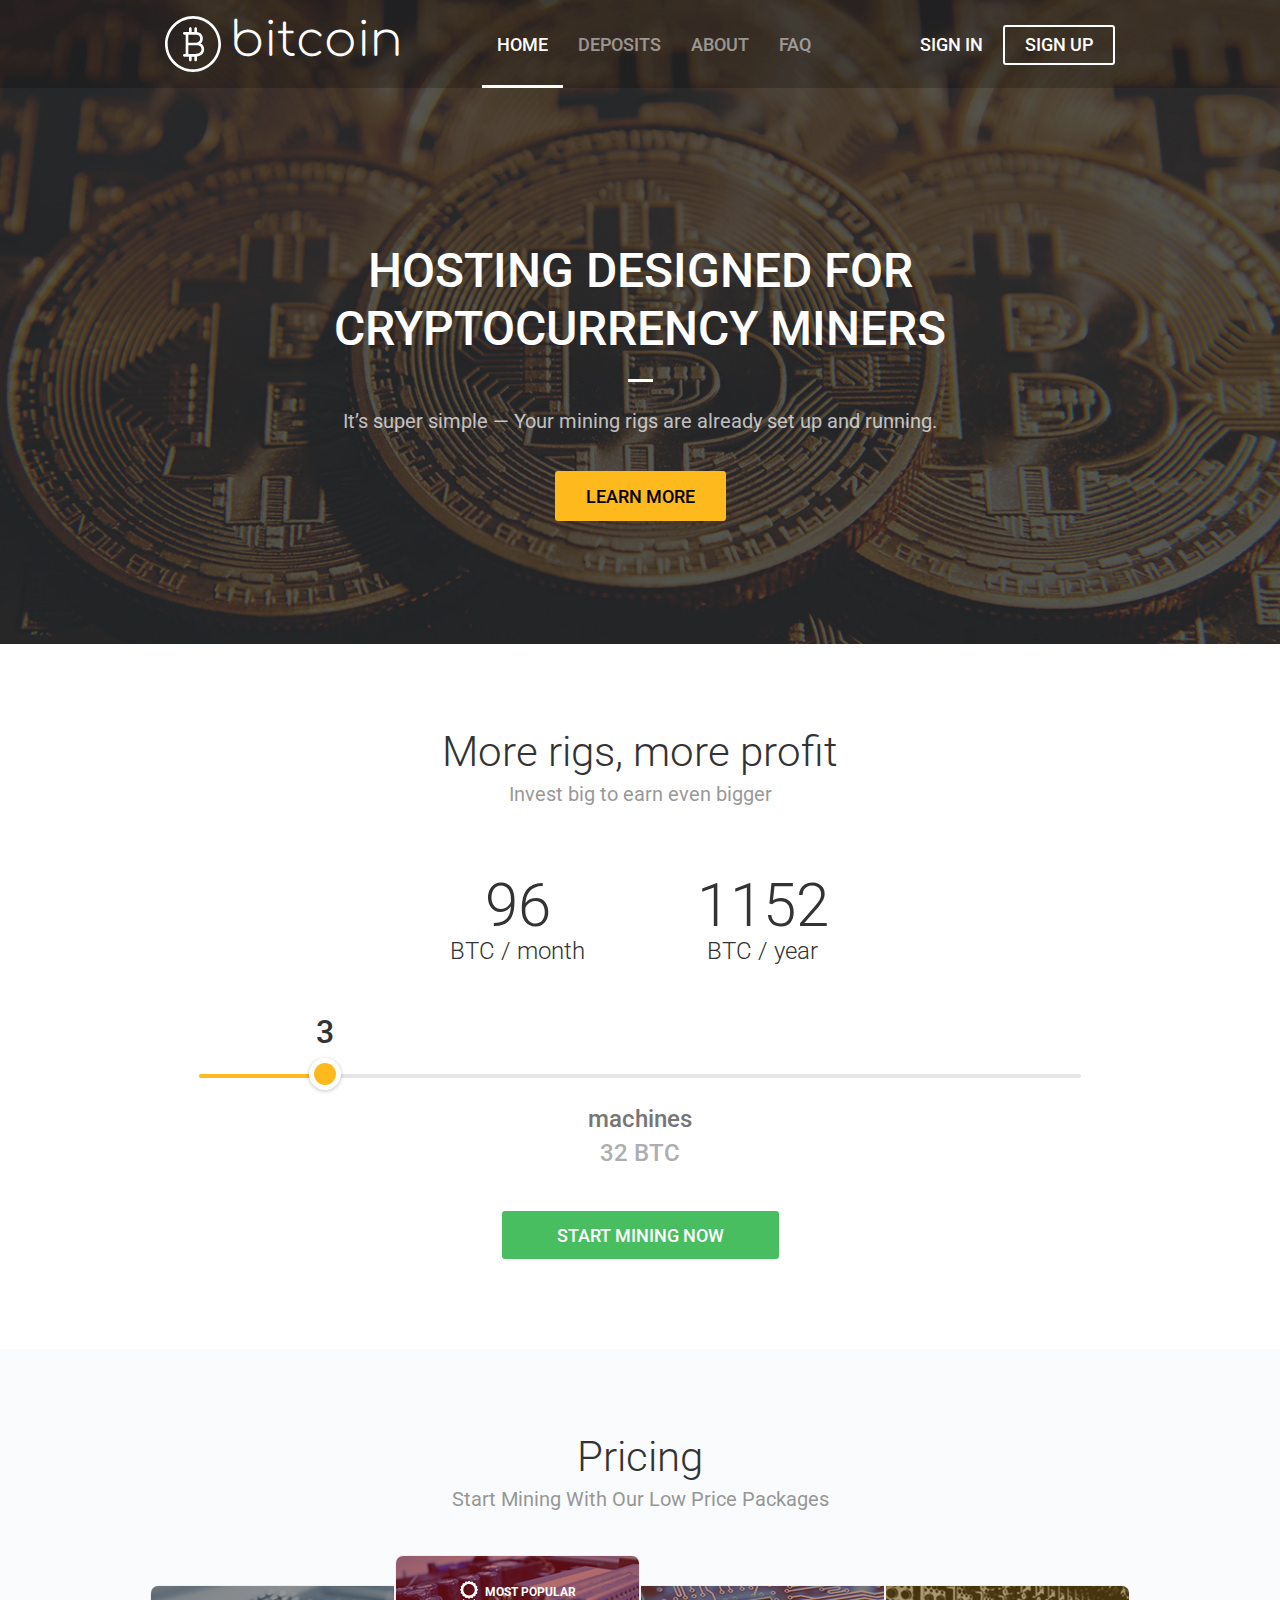
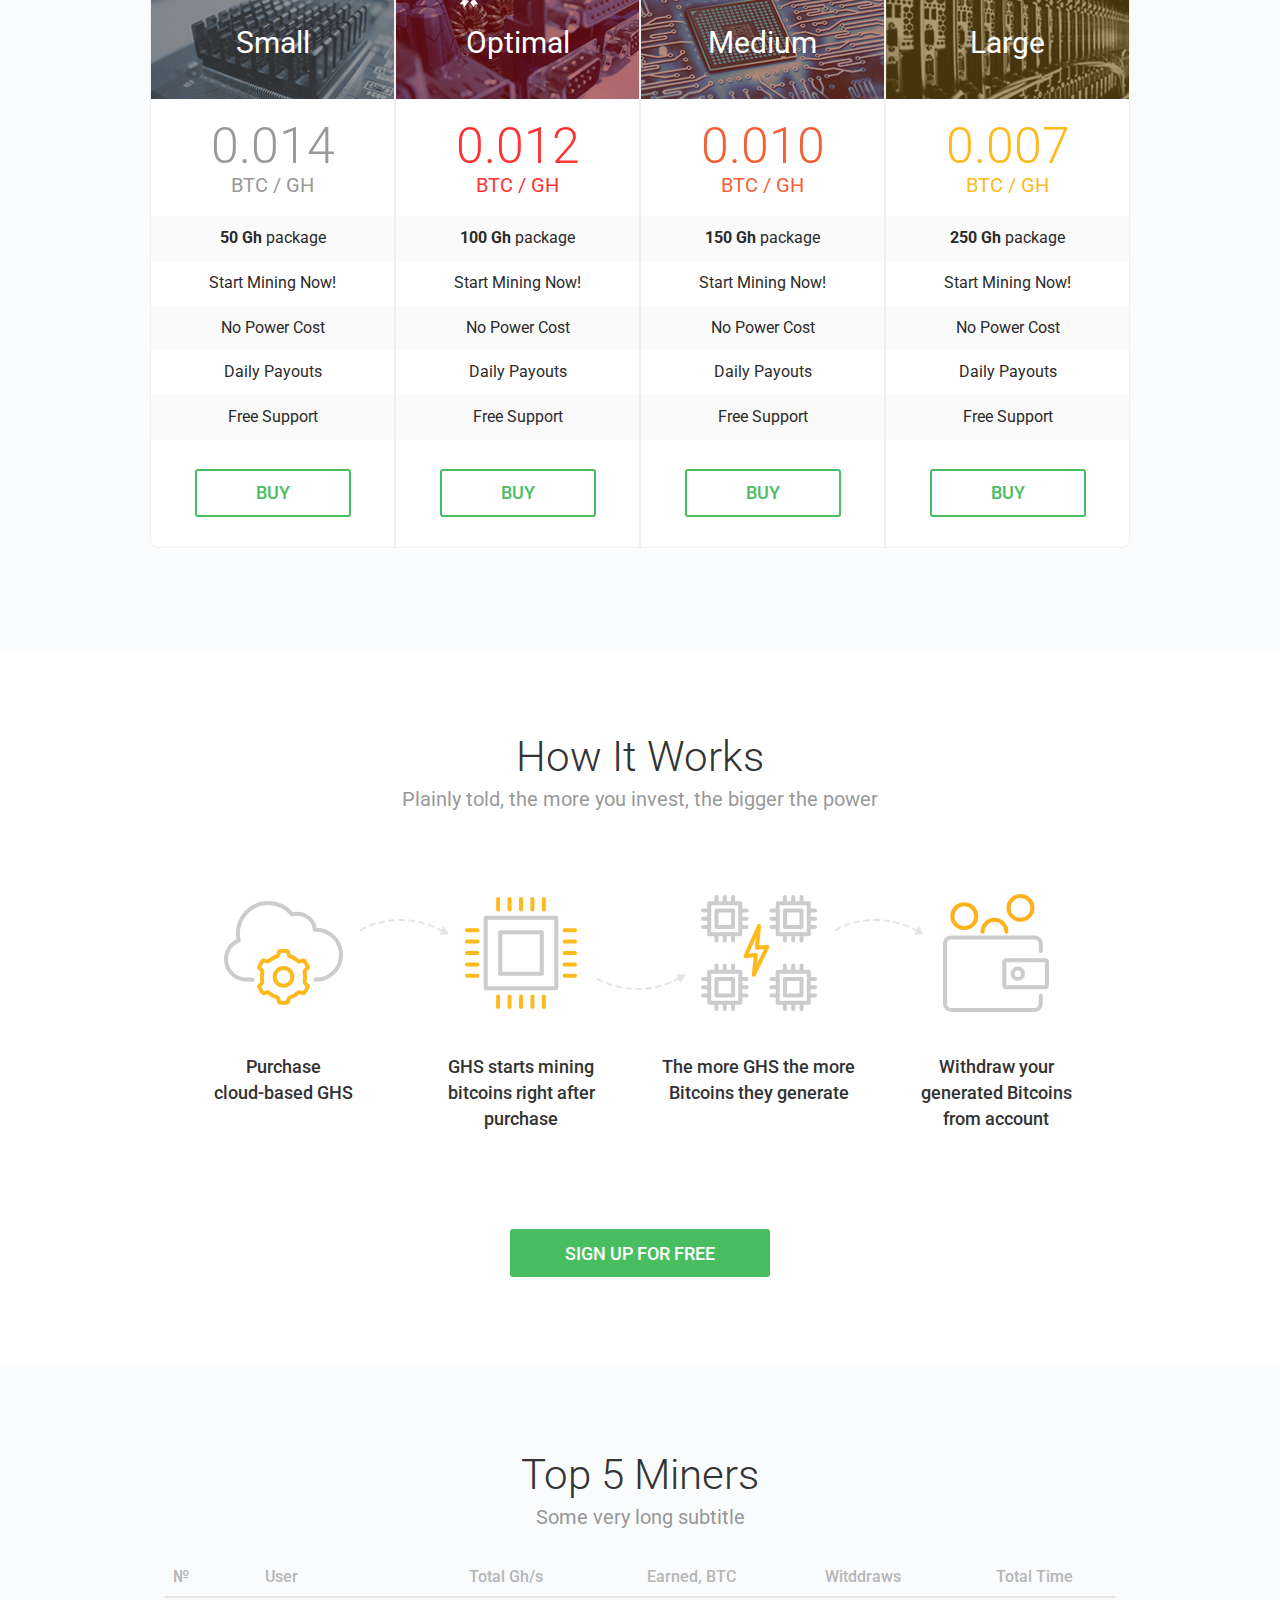
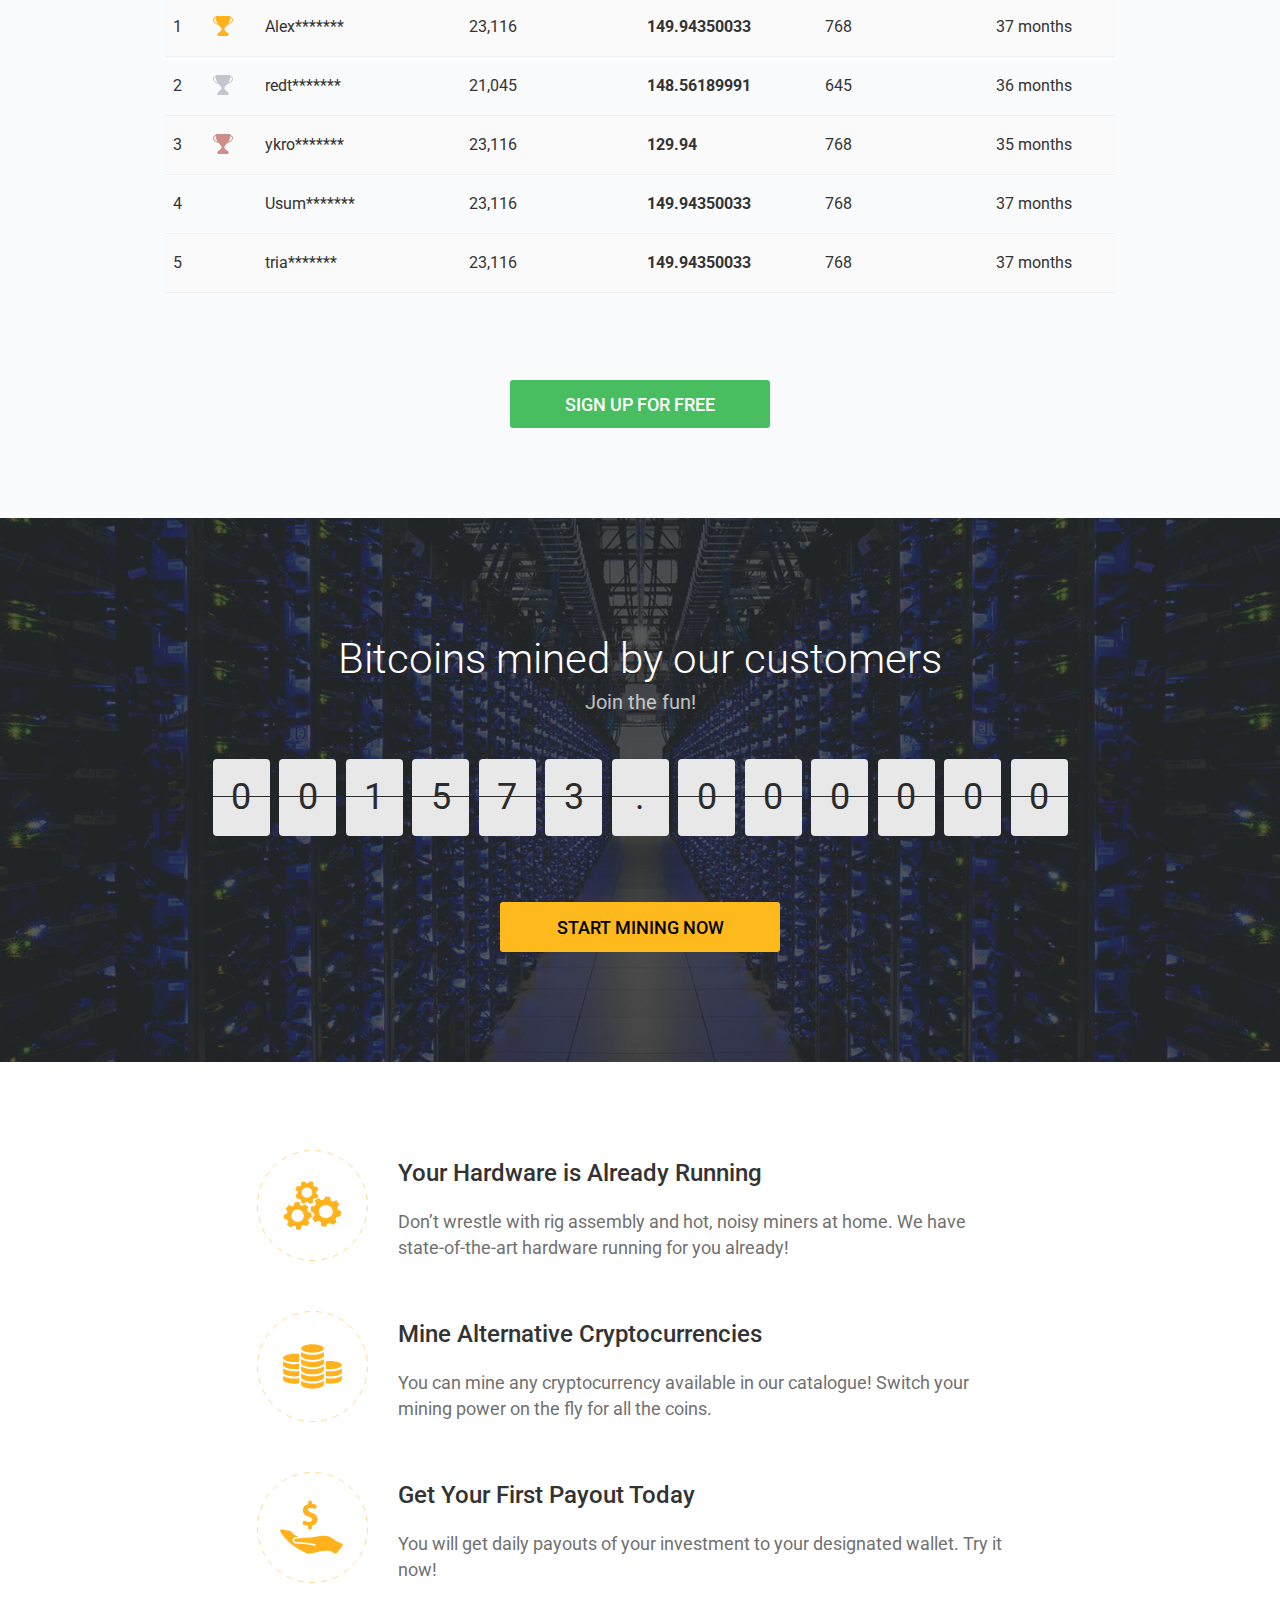
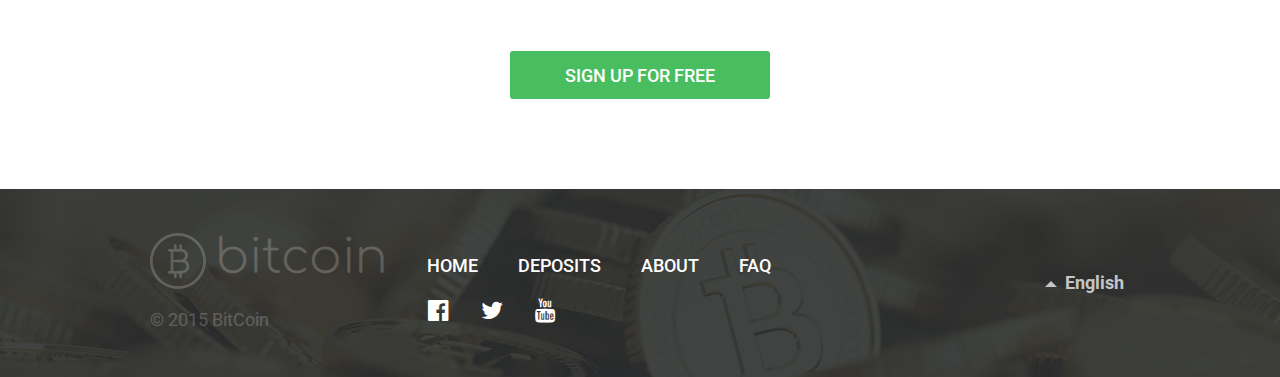
<file: index.html>
<!DOCTYPE html>
<html lang="en">
	<head>
		<meta charset="utf-8">
		<meta http-equiv="X-UA-Compatible" content="IE=edge">
		<meta name="viewport" content="width=device-width, initial-scale=1">
		<!-- The above 3 meta tags *must* come first in the head; any other head content must come *after* these tags -->
		<title>Bitcoin</title>

		<!-- Bootstrap -->
		<!-- <link href="css/bootstrap.css" rel="stylesheet"> -->
		<link href="css/bootstrap_1.css" rel="stylesheet">
		<link href="css/main.css" rel="stylesheet">

		<!-- HTML5 shim and Respond.js for IE8 support of HTML5 elements and media queries -->
		<!-- WARNING: Respond.js doesn't work if you view the page via file:// -->
		<!--[if lt IE 9]>
			<script src="https://oss.maxcdn.com/html5shiv/3.7.2/html5shiv.min.js"></script>
			<script src="https://oss.maxcdn.com/respond/1.4.2/respond.min.js"></script>
		<![endif]-->
	</head>
	<body>
		<nav class="navbar navbar-default">
			<div class="container">
				<!-- Brand and toggle get grouped for better mobile display -->
				<div class="navbar-header">
					<button type="button" class="navbar-toggle collapsed" data-toggle="collapse" data-target="#bs-example-navbar-collapse-1" aria-expanded="false">
						<span class="sr-only">Toggle navigation</span>
						<span class="icon-bar"></span>
						<span class="icon-bar"></span>
						<span class="icon-bar"></span>
					</button>
					<a class="navbar-brand" href="index.html">bitcoin</a>
				</div>

				<!-- Collect the nav links, forms, and other content for toggling -->
				<div class="collapse navbar-collapse" id="bs-example-navbar-collapse-1">
					<ul class="nav navbar-nav">
						<li class="active"><a href="index.html">home<span class="sr-only">(current)</span></a></li>
						<li><a href="02_deposits.html">deposits</a></li>
						<li><a href="03_about.html">about</a></li>
						<li><a href="04_faq.html">faq</a></li>
					</ul>
					<ul class="nav navbar-nav navbar-right">
						<li><a href="#" class="nav__sign nav__sign_link">Sign IN</a></li>
						<li><a href="#" class="nav__sign nav__sign_btn">Sign UP</a></li>
					</ul>
				</div><!-- /.navbar-collapse -->
			</div><!-- /.container-fluid -->
		</nav>
		<header>
			<div class="hero">
					<div class="hero__statement">
						<h1>Hosting designed for
						<br>cryptocurrency miners</h1>
						<hr>
						<p>It’s super simple — Your mining rigs are already set up and running.</p>
						<a href="" class="btn btn_learn">Learn more</a>
					</div>
			</div>
		</header>
		<section>
			<div class="section">
				<div class="container">
					<div class="title">
						<h2>More rigs, more profit</h2>
						<p>Invest big to earn even bigger</p>
					</div>
					<div class="row">
						<div class="col-md-3 col-md-offset-3">
							<div class="number">
								<h3 id="btc_month">96</h3>
								<p>BTC / month</p>
							</div>
						</div>
						<div class="col-md-3">
							<div class="number">
								<h3 id="btc_year">1152</h3>
								<p>BTC / year</p>
							</div>
						</div>
					</div>
					<div class="row range-slider">
						<div class="range-slider__line range-slider__line_main" data-val-min="1" data-val-max="15" data-val="3"><input type="hidden">
						</div>
						<span>machines</span>
						<p id="btc_val">32 BTC</p>
					</div>
					<a href="" class="btn">Start mining now</a>
				</div>
			</div>
		</section>
		<section>
			<div class="section section_grey section_price">
				<div class="container">
					<div class="title">
						<h2>Pricing</h2>
						<p>Start Mining With Our Low Price Packages</p>
					</div>
					<div class="row row_prices">
						<div class="col-md-3 col-sm-6 col_price">
							<div class="thumbnail thumbnail_first">
								<div class="thumbnail__type" style="background-image: url(img/t_1.png);">Small</div>
								<div class="caption">
									<h3>0.014</h3>
									<p>BTC / GH</p>
									<table class="table table-striped table_price">
										<tbody>
											<tr>
												<td><b>50 Gh</b> package</td>
											</tr>
											<tr>
												<td>Start Mining Now!</td>
											</tr>
											<tr>
												<td>No Power Cost</td>
											</tr>
											<tr>
												<td>Daily Payouts</td>
											</tr>
											<tr>
												<td>Free Support</td>
											</tr>
										</tbody>
									</table>
									<a href="#" class="btn btn_outline">buy</a>
								</div>
							</div>
						</div>
						<div class="col-md-3 col-sm-6 col_price col_price-most">
							<div class="thumbnail thumbnail_most">
								<div class="thumbnail__type" style="background-image: url(img/t_2.png);">Optimal</div>
								<div class="thumbnail__most"><span class="icon icon_most"></span>Most Popular</div>
								<div class="caption caption_o">
									<h3>0.012</h3>
									<p>BTC / GH</p>
									<table class="table table-striped table_price">
										<tbody>
											<tr>
												<td><b>100 Gh</b> package</td>
											</tr>
											<tr>
												<td>Start Mining Now!</td>
											</tr>
											<tr>
												<td>No Power Cost</td>
											</tr>
											<tr>
												<td>Daily Payouts</td>
											</tr>
											<tr>
												<td>Free Support</td>
											</tr>
										</tbody>
									</table>
									<a href="#" class="btn btn_outline">buy</a>
								</div>
							</div>
						</div>
						<div class="col-md-3 col-sm-6 col_price">
							<div class="thumbnail">
								<div class="thumbnail__type" style="background-image: url(img/t_3.png);">Medium</div>
								<div class="caption caption_m">
									<h3>0.010</h3>
									<p>BTC / GH</p>
									<table class="table table-striped table_price">
										<tbody>
											<tr>
												<td><b>150 Gh</b> package</td>
											</tr>
											<tr>
												<td>Start Mining Now!</td>
											</tr>
											<tr>
												<td>No Power Cost</td>
											</tr>
											<tr>
												<td>Daily Payouts</td>
											</tr>
											<tr>
												<td>Free Support</td>
											</tr>
										</tbody>
									</table>
									<a href="#" class="btn btn_outline">buy</a>
								</div>
							</div>
						</div>
						<div class="col-md-3 col-sm-6 col_price col_price-last">
							<div class="thumbnail thumbnail_last">
								<div class="thumbnail__type" style="background-image: url(img/t_4.png);">Large</div>
								<div class="caption caption_l">
									<h3>0.007</h3>
									<p>BTC / GH</p>
									<table class="table table-striped table_price">
										<tbody>
											<tr>
												<td><b>250 Gh</b> package</td>
											</tr>
											<tr>
												<td>Start Mining Now!</td>
											</tr>
											<tr>
												<td>No Power Cost</td>
											</tr>
											<tr>
												<td>Daily Payouts</td>
											</tr>
											<tr>
												<td>Free Support</td>
											</tr>
										</tbody>
									</table>
									<a href="#" class="btn btn_outline">buy</a>
								</div>
							</div>
						</div>
					</div>
				</div>
			</div>
		</section>
		<section>
			<div class="section">
				<div class="container">
					<div class="title">
						<h2>How It Works</h2>
						<p>Plainly told, the more you invest, the bigger the power</p>
					</div>
					<div class="row row_cta">
						<div class="col-md-3 how how_arrow">
							<div class="how__img" style="background-image: url(img/cloud.svg);"></div>
							<div class="how__txt">Purchase
							<br>cloud-based GHS</div>
						</div>
						<div class="col-md-3 how how_arrow how_arrow-flipped">
							<div class="how__img" style="background-image: url(img/ghs.svg);"></div>
							<div class="how__txt">GHS starts mining
							<br>bitcoins right after
							<br>purchase</div>
						</div>
						<div class="col-md-3 how how_arrow">
							<div class="how__img" style="background-image: url(img/ghss.svg);"></div>
							<div class="how__txt">The more GHS the more 
							<br>Bitcoins they generate</div>
						</div>
						<div class="col-md-3 how">
							<div class="how__img" style="background-image: url(img/wallet.svg);"></div>
							<div class="how__txt">Withdraw your
							<br>generated Bitcoins 
							<br>from account</div>
						</div>
					</div>
					<a href="" class="btn">Sign Up for free</a>
				</div>
			</div>
		</section>
		<section>
			<div class="section section_grey">
				<div class="container">
					<div class="title">
						<h2>Top 5 Miners</h2>
						<p>Some very long subtitle</p>
					</div>
					<div class="table-scroll">
						<table class="table table-striped table_miners">
							<thead>
								<tr>
									<td width="92px">№</td>
									<td width="204px">User</td>
									<td width="178px">Total Gh/s</td>
									<td width="178px">Earned, BTC</td>
									<td width="171px">Witddraws</td>
									<td>Total Time</td>
								</tr>
							</thead>
							<tbody>
								<tr>
									<td></td>
									<td>Alex*******</td>
									<td>23,116</td>
									<td><strong>149.94350033</strong></td>
									<td>768</td>
									<td>37 months</td>
								</tr>
								<tr>
									<td></td>
									<td>redt*******</td>
									<td>21,045</td>
									<td><strong>148.56189991</strong></td>
									<td>645</td>
									<td>36 months</td>
								</tr>
								<tr>
									<td></td>
									<td>ykro*******</td>
									<td>23,116</td>
									<td><strong>129.94</strong></td>
									<td>768</td>
									<td>35 months</td>
								</tr>
								<tr>
									<td></td>
									<td>Usum*******</td>
									<td>23,116</td>
									<td><strong>149.94350033</strong></td>
									<td>768</td>
									<td>37 months</td>
								</tr>
								<tr>
									<td></td>
									<td>tria*******</td>
									<td>23,116</td>
									<td><strong>149.94350033</strong></td>
									<td>768</td>
									<td>37 months</td>
								</tr>
							</tbody>
						</table>
					</div>
					<a href="" class="btn">Sign Up for free</a>
				</div>
			</div>
		</section>
		<section>
			<div class="section section_btc">
				<div class="container">
					<div class="title">
						<h2>Bitcoins mined by our customers</h2>
						<p>Join the fun!</p>
					</div>
					<div class="row counter">
						<div class="counter__block">0</div>
						<div class="counter__block">0</div>
						<div class="counter__block">1</div>
						<div class="counter__block">5</div>
						<div class="counter__block">7</div>
						<div class="counter__block">3</div>
						<div class="counter__block">.</div>
						<div class="counter__block">0</div>
						<div class="counter__block">0</div>
						<div class="counter__block">0</div>
						<div class="counter__block">0</div>
						<div class="counter__block">0</div>
						<div class="counter__block counter__block_last">0</div>
					</div>
					<a href="" class="btn btn_learn btn_learn-l">Start mining now</a>
				</div>
			</div>
		</section>
		<section>
			<div class="section section_media">
				<div class="container">
					<div class="medias">
						<div class="media">
							<div class="media-left">
								<img class="media-object" src="img/gears.svg" alt="">
							</div>
							<div class="media-body">
								<h4 class="media-heading">Your Hardware is Already Running</h4>
								<span>Don’t wrestle with rig assembly and hot, noisy miners at home. We have state-of-the-art hardware running for you already!</span>
							</div>
						</div>
						<div class="media">
							<div class="media-left">
								<img class="media-object" src="img/coins.svg" alt="">
							</div>
							<div class="media-body">
								<h4 class="media-heading">Mine Alternative Cryptocurrencies</h4>
								<span>You can mine any cryptocurrency available in our catalogue! Switch your mining power on the fly for all the coins.</span>
							</div>
						</div>
						<div class="media">
							<div class="media-left">
								<img class="media-object" src="img/hand.svg" alt="">
							</div>
							<div class="media-body">
								<h4 class="media-heading">Get Your First Payout Today</h4>
								<span>You will get daily payouts of your investment to your designated wallet. Try it now!</span>
							</div>
						</div>
					</div>
					<a href="" class="btn">Sign Up for free</a>
				</div>
			</div>
		</section>
		<footer>
			<div class="footer">
				<div class="container">
					<div class="row">
						<a class="navbar-brand" href="index.html">bitcoin</a>
						<div class="row footer__links">
							<ul class="nav nav-pills">
								<li>
									<a href="#">home</a>
								</li>
								<li>
									<a href="">Deposits</a>
								</li>
								<li>
									<a href="">About</a>
								</li>
								<li>
									<a href="">FAQ</a>
								</li>
							</ul>
							<div class="row footer__socials">
								<a href=""><i class="fa fa-facebook-official"></i></a>
								<a href=""><i class="fa fa-twitter"></i></a>
								<a href=""><i class="fa fa-youtube"></i></a>
							</div>
						</div>
					</div>
					<div class="dropup">
						<button class="link" type="button" id="dropdownMenu2" data-toggle="dropdown" aria-haspopup="true" aria-expanded="false">
							<span class="caret"></span>
							English
						</button>
						<ul class="dropdown-menu" aria-labelledby="dropdownMenu2">
							<li><a href="#">English</a></li>
							<li><a href="#">Russian</a></li>
						</ul>
					</div>
					<div class="copyright">© 2015 BitCoin</div>
				</div>
			</div>
		</footer>

		<!-- jQuery (necessary for Bootstrap's JavaScript plugins) -->
		<script src="https://ajax.googleapis.com/ajax/libs/jquery/1.11.3/jquery.min.js"></script>
		<!-- Include all compiled plugins (below), or include individual files as needed -->
	<script src="js/jquery-1.11.1.min.js"></script>
	<script src="js/jquery-ui.min.js"></script>
		<script src="js/bootstrap.js"></script>
	</body>
</html>
</file>
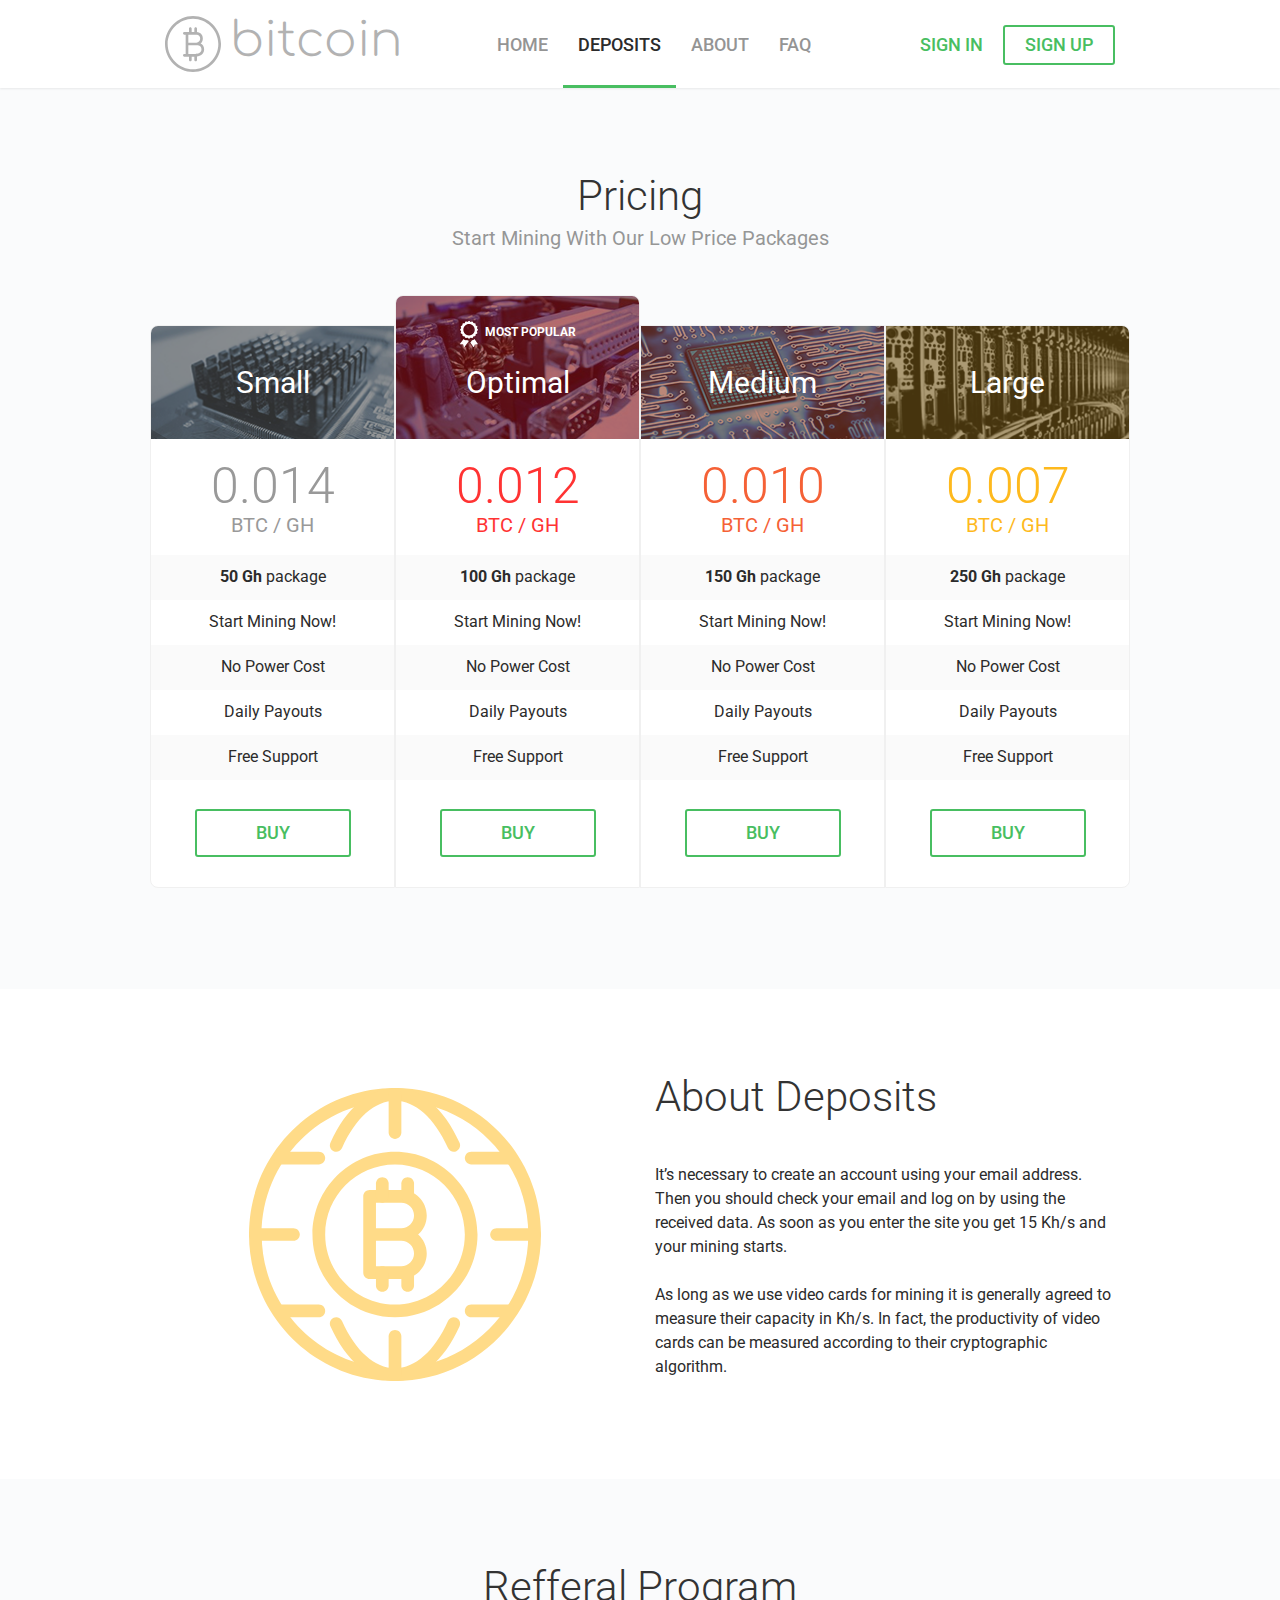
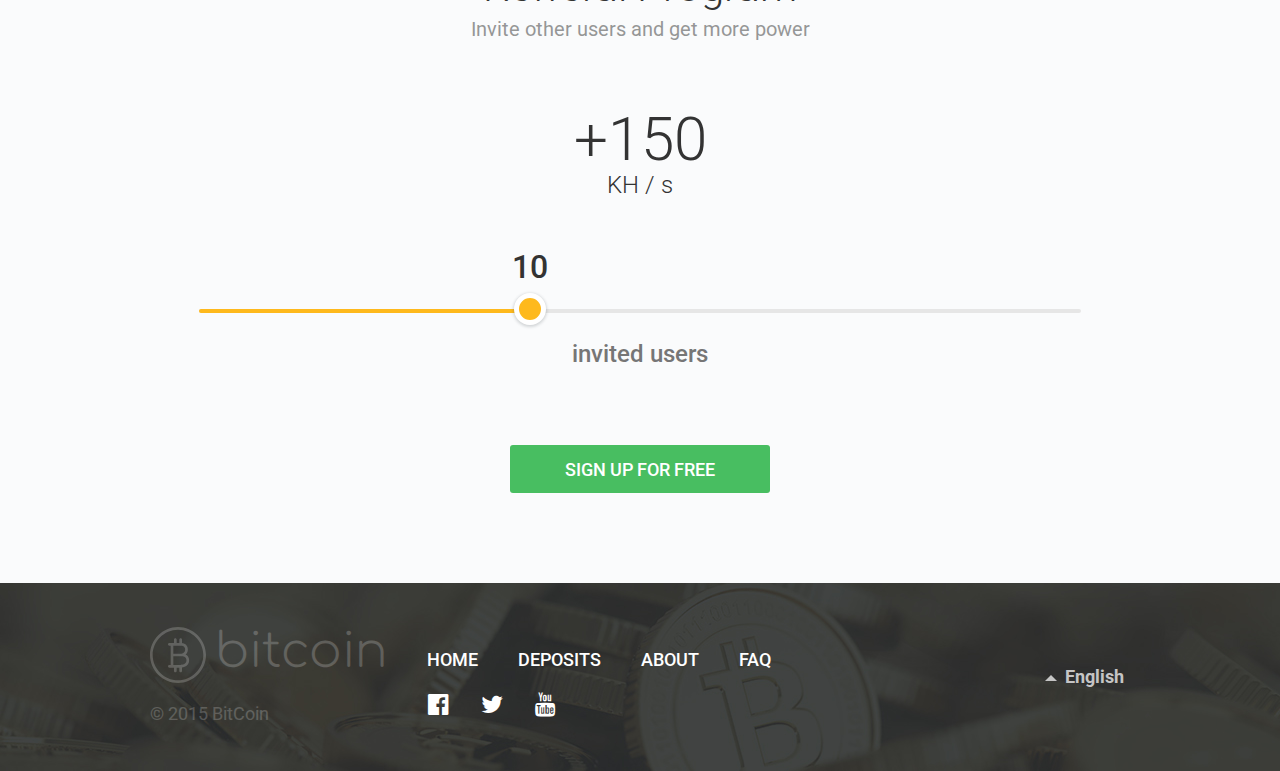
<file: 02_deposits.html>
<!DOCTYPE html>
<html lang="en">
	<head>
		<meta charset="utf-8">
		<meta http-equiv="X-UA-Compatible" content="IE=edge">
		<meta name="viewport" content="width=device-width, initial-scale=1">
		<!-- The above 3 meta tags *must* come first in the head; any other head content must come *after* these tags -->
		<title>Bitcoin</title>

		<!-- Bootstrap -->
		<!-- <link href="css/bootstrap.css" rel="stylesheet"> -->
		<link href="css/bootstrap_1.css" rel="stylesheet">
		<link href="css/main.css" rel="stylesheet">

		<!-- HTML5 shim and Respond.js for IE8 support of HTML5 elements and media queries -->
		<!-- WARNING: Respond.js doesn't work if you view the page via file:// -->
		<!--[if lt IE 9]>
			<script src="https://oss.maxcdn.com/html5shiv/3.7.2/html5shiv.min.js"></script>
			<script src="https://oss.maxcdn.com/respond/1.4.2/respond.min.js"></script>
		<![endif]-->
	</head>
	<body>
		<nav class="navbar navbar-default navbar_white">
			<div class="container">
				<div class="navbar-header">
					<button type="button" class="navbar-toggle collapsed" data-toggle="collapse" data-target="#bs-example-navbar-collapse-1" aria-expanded="false">
						<span class="sr-only">Toggle navigation</span>
						<span class="icon-bar"></span>
						<span class="icon-bar"></span>
						<span class="icon-bar"></span>
					</button>
					<a class="navbar-brand" href="index.html">bitcoin</a>
				</div>

				<!-- Collect the nav links, forms, and other content for toggling -->
				<div class="collapse navbar-collapse" id="bs-example-navbar-collapse-1">
					<ul class="nav navbar-nav">
						<li><a href="index.html">home</a></li>
						<li class="active"><a href="02_deposits.html">deposits<span class="sr-only">(current)</span></a></li>
						<li><a href="03_about.html">about</a></li>
						<li><a href="04_faq.html">faq</a></li>
					</ul>
					<ul class="nav navbar-nav navbar-right">
						<li><a href="#" class="nav__sign nav__sign_link">Sign IN</a></li>
						<li><a href="#" class="nav__sign nav__sign_btn">Sign UP</a></li>
					</ul>
				</div><!-- /.navbar-collapse -->
			</div><!-- /.container-fluid -->
		</nav>
		<section>
			<div class="section section_grey section_price">
				<div class="container">
					<div class="title">
						<h2>Pricing</h2>
						<p>Start Mining With Our Low Price Packages</p>
					</div>
					<div class="row row_prices">
						<div class="col-md-3 col-sm-6 col_price">
							<div class="thumbnail thumbnail_first">
								<div class="thumbnail__type" style="background-image: url(img/t_1.png);">Small</div>
								<div class="caption">
									<h3>0.014</h3>
									<p>BTC / GH</p>
									<table class="table table-striped table_price">
										<tbody>
											<tr>
												<td><b>50 Gh</b> package</td>
											</tr>
											<tr>
												<td>Start Mining Now!</td>
											</tr>
											<tr>
												<td>No Power Cost</td>
											</tr>
											<tr>
												<td>Daily Payouts</td>
											</tr>
											<tr>
												<td>Free Support</td>
											</tr>
										</tbody>
									</table>
									<a href="#" class="btn btn_outline">buy</a>
								</div>
							</div>
						</div>
						<div class="col-md-3 col-sm-6 col_price col_price-most">
							<div class="thumbnail thumbnail_most">
								<div class="thumbnail__type" style="background-image: url(img/t_2.png);">Optimal</div>
								<div class="thumbnail__most"><span class="icon icon_most"></span>Most Popular</div>
								<div class="caption caption_o">
									<h3>0.012</h3>
									<p>BTC / GH</p>
									<table class="table table-striped table_price">
										<tbody>
											<tr>
												<td><b>100 Gh</b> package</td>
											</tr>
											<tr>
												<td>Start Mining Now!</td>
											</tr>
											<tr>
												<td>No Power Cost</td>
											</tr>
											<tr>
												<td>Daily Payouts</td>
											</tr>
											<tr>
												<td>Free Support</td>
											</tr>
										</tbody>
									</table>
									<a href="#" class="btn btn_outline">buy</a>
								</div>
							</div>
						</div>
						<div class="col-md-3 col-sm-6 col_price">
							<div class="thumbnail">
								<div class="thumbnail__type" style="background-image: url(img/t_3.png);">Medium</div>
								<div class="caption caption_m">
									<h3>0.010</h3>
									<p>BTC / GH</p>
									<table class="table table-striped table_price">
										<tbody>
											<tr>
												<td><b>150 Gh</b> package</td>
											</tr>
											<tr>
												<td>Start Mining Now!</td>
											</tr>
											<tr>
												<td>No Power Cost</td>
											</tr>
											<tr>
												<td>Daily Payouts</td>
											</tr>
											<tr>
												<td>Free Support</td>
											</tr>
										</tbody>
									</table>
									<a href="#" class="btn btn_outline">buy</a>
								</div>
							</div>
						</div>
						<div class="col-md-3 col-sm-6 col_price col_price-last">
							<div class="thumbnail thumbnail_last">
								<div class="thumbnail__type" style="background-image: url(img/t_4.png);">Large</div>
								<div class="caption caption_l">
									<h3>0.007</h3>
									<p>BTC / GH</p>
									<table class="table table-striped table_price">
										<tbody>
											<tr>
												<td><b>250 Gh</b> package</td>
											</tr>
											<tr>
												<td>Start Mining Now!</td>
											</tr>
											<tr>
												<td>No Power Cost</td>
											</tr>
											<tr>
												<td>Daily Payouts</td>
											</tr>
											<tr>
												<td>Free Support</td>
											</tr>
										</tbody>
									</table>
									<a href="#" class="btn btn_outline">buy</a>
								</div>
							</div>
						</div>
					</div>
				</div>
			</div>
		</section>
		<section>
			<div class="section">
				<div class="container">
					<div class="row">
						<div class="col-md-6 col_big-b">
							<img src="img/b_big.svg" alt="">
						</div>
						<div class="col-md-6">
							<div class="title title_left title_h-bottom">
								<h2>About Deposits</h2>
								<p>It’s necessary to create an account using your email address. Then you should check your email and log on by using the received data. As soon as you enter the site you get 15 Kh/s and your mining starts.</p>
								<p>As long as we use video cards for mining it is generally agreed to measure their capacity in Kh/s. In fact, the productivity of video cards can be measured according to their cryptographic algorithm.</p>
							</div>
						</div>
					</div>
				</div>
			</div>
		</section>
		<section>
			<div class="section section_grey">
				<div class="container">
					<div class="title">
						<h2>Refferal Program</h2>
						<p>Invite other users and get more power</p>
					</div>
					<div class="row">
						<div class="col-md-12">
							<div class="number">
								<h3 id="plus_khs">150</h3>
								<p>KH / s</p>
							</div>
						</div>
					</div>
					<div class="row range-slider range-slider_deposits">
						<div class="range-slider__line range-slider__line_deposit" data-val-min="1" data-val-max="25" data-val="10"><input type="hidden">
						</div>
						<span>invited users</span>
					</div>
					<a href="" class="btn">Sign Up for free</a>
				</div>
			</div>
		</section>
		<footer>
			<div class="footer">
				<div class="container">
					<div class="row">
						<a class="navbar-brand" href="index.html">bitcoin</a>
						<div class="row footer__links">
							<ul class="nav nav-pills">
								<li>
									<a href="#">home</a>
								</li>
								<li>
									<a href="">Deposits</a>
								</li>
								<li>
									<a href="">About</a>
								</li>
								<li>
									<a href="">FAQ</a>
								</li>
							</ul>
							<div class="row footer__socials">
								<a href=""><i class="fa fa-facebook-official"></i></a>
								<a href=""><i class="fa fa-twitter"></i></a>
								<a href=""><i class="fa fa-youtube"></i></a>
							</div>
						</div>
					</div>
					<div class="dropup">
						<button class="link" type="button" id="dropdownMenu2" data-toggle="dropdown" aria-haspopup="true" aria-expanded="false">
							<span class="caret"></span>
							English
						</button>
						<ul class="dropdown-menu" aria-labelledby="dropdownMenu2">
							<li><a href="#">English</a></li>
							<li><a href="#">Russian</a></li>
						</ul>
					</div>
					<div class="copyright">© 2015 BitCoin</div>
				</div>
			</div>
		</footer>

		<!-- jQuery (necessary for Bootstrap's JavaScript plugins) -->
		<script src="https://ajax.googleapis.com/ajax/libs/jquery/1.11.3/jquery.min.js"></script>
		<!-- Include all compiled plugins (below), or include individual files as needed -->
	<script src="js/jquery-1.11.1.min.js"></script>
	<script src="js/jquery-ui.min.js"></script>
		<script src="js/bootstrap.js"></script>
	</body>
</html>
</file>
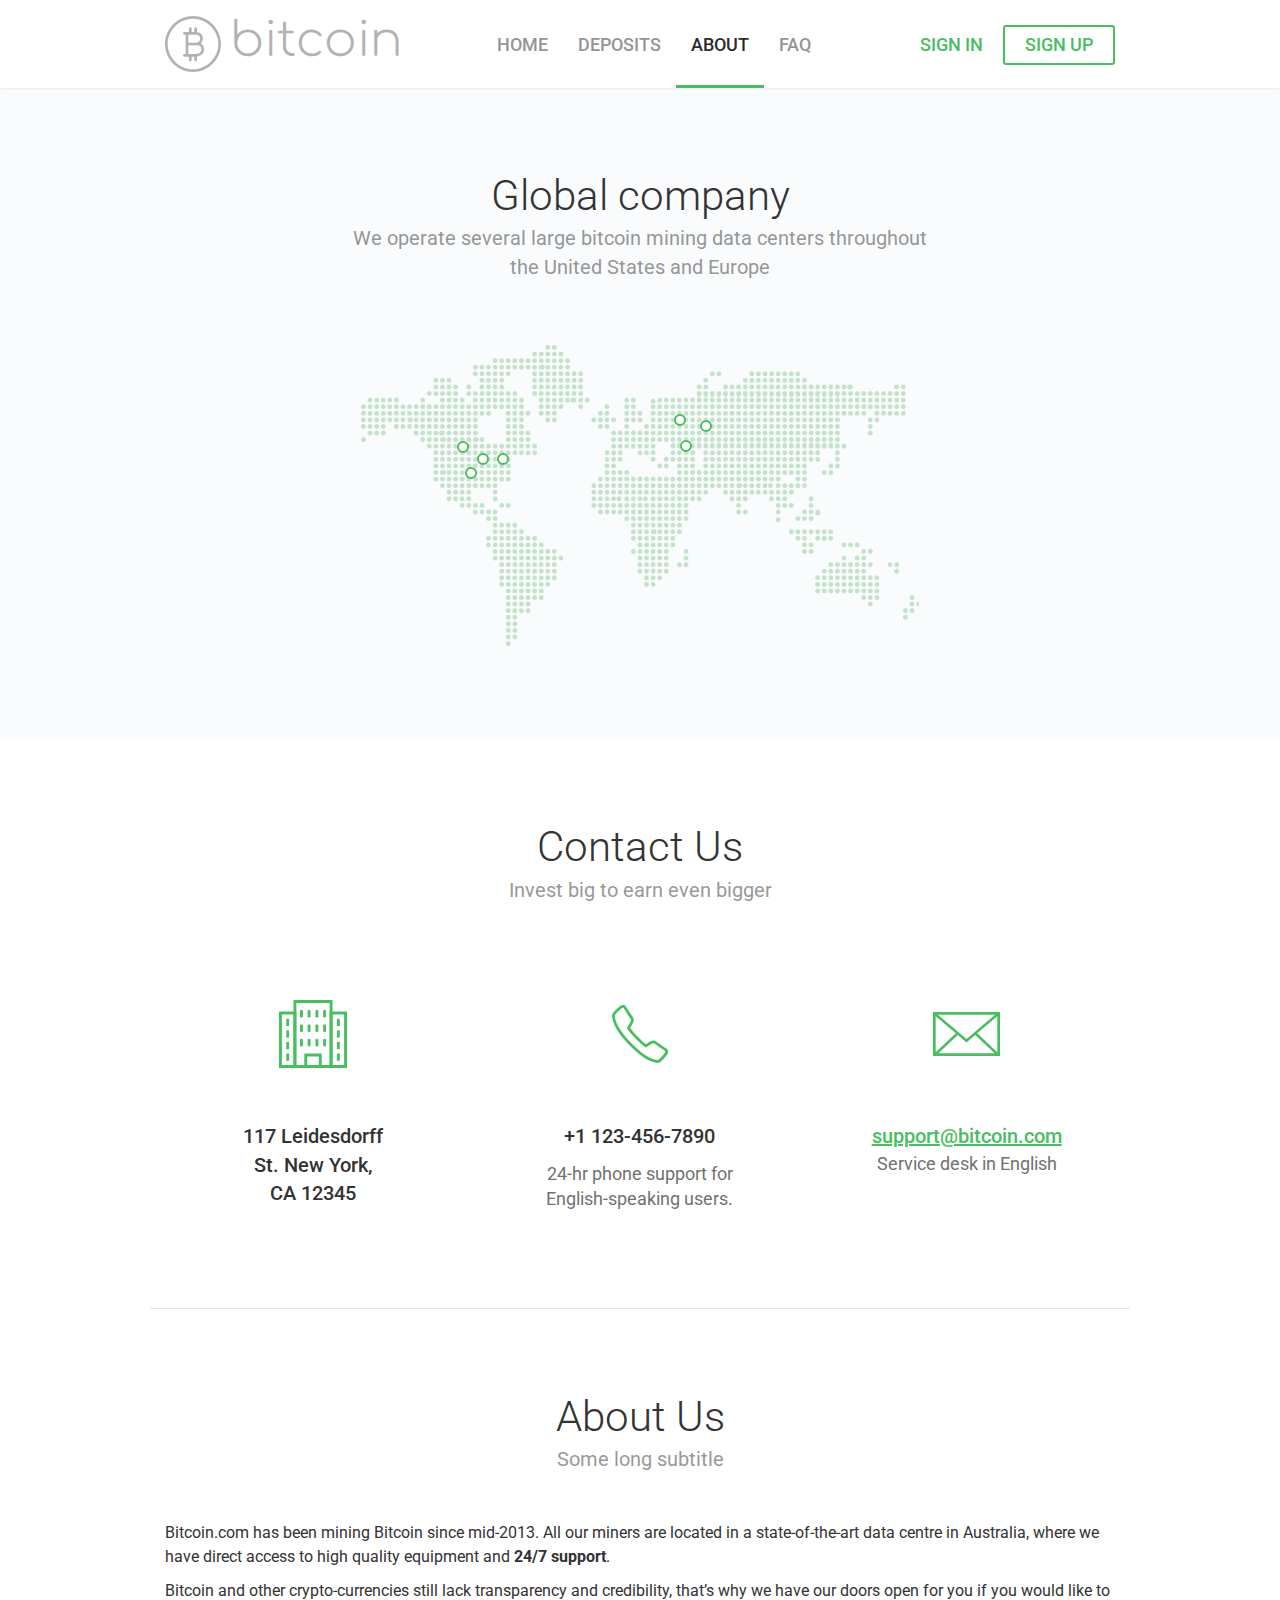
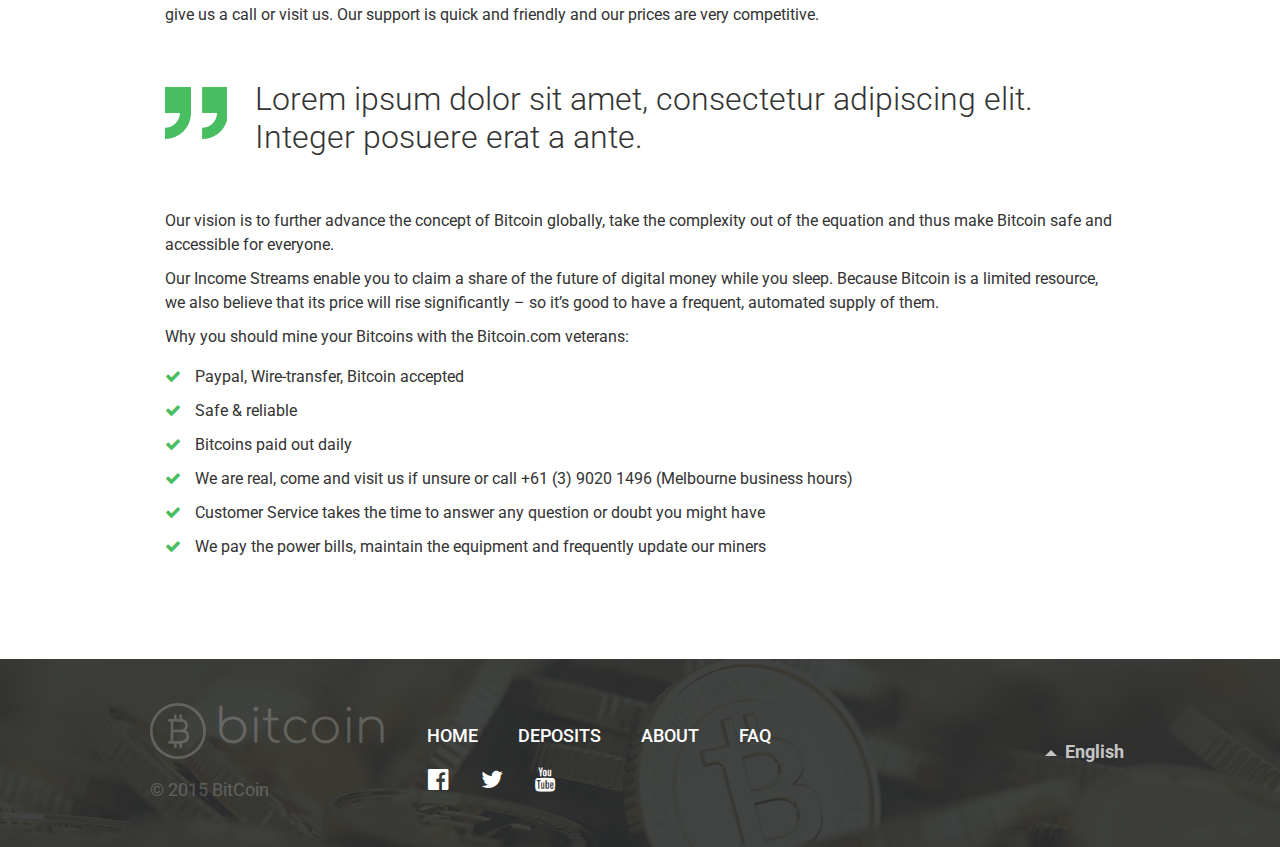
<file: 03_about.html>
<!DOCTYPE html>
<html lang="en">
	<head>
		<meta charset="utf-8">
		<meta http-equiv="X-UA-Compatible" content="IE=edge">
		<meta name="viewport" content="width=device-width, initial-scale=1">
		<!-- The above 3 meta tags *must* come first in the head; any other head content must come *after* these tags -->
		<title>Bitcoin</title>

		<!-- Bootstrap -->
		<!-- <link href="css/bootstrap.css" rel="stylesheet"> -->
		<link href="css/bootstrap_1.css" rel="stylesheet">
		<link href="css/main.css" rel="stylesheet">

		<!-- HTML5 shim and Respond.js for IE8 support of HTML5 elements and media queries -->
		<!-- WARNING: Respond.js doesn't work if you view the page via file:// -->
		<!--[if lt IE 9]>
			<script src="https://oss.maxcdn.com/html5shiv/3.7.2/html5shiv.min.js"></script>
			<script src="https://oss.maxcdn.com/respond/1.4.2/respond.min.js"></script>
		<![endif]-->
	</head>
	<body>
		<nav class="navbar navbar-default navbar_white">
			<div class="container">
				<!-- Brand and toggle get grouped for better mobile display -->
				<div class="navbar-header">
					<button type="button" class="navbar-toggle collapsed" data-toggle="collapse" data-target="#bs-example-navbar-collapse-1" aria-expanded="false">
						<span class="sr-only">Toggle navigation</span>
						<span class="icon-bar"></span>
						<span class="icon-bar"></span>
						<span class="icon-bar"></span>
					</button>
					<a class="navbar-brand" href="index.html">bitcoin</a>
				</div>

				<!-- Collect the nav links, forms, and other content for toggling -->
				<div class="collapse navbar-collapse" id="bs-example-navbar-collapse-1">
					<ul class="nav navbar-nav">
						<li><a href="index.html">home</a></li>
						<li><a href="02_deposits.html">deposits</a></li>
						<li class="active"><a href="03_about.html">about<span class="sr-only">(current)</span></a></li>
						<li><a href="04_faq.html">faq</a></li>
					</ul>
					<ul class="nav navbar-nav navbar-right">
						<li><a href="#" class="nav__sign nav__sign_link">Sign IN</a></li>
						<li><a href="#" class="nav__sign nav__sign_btn">Sign UP</a></li>
					</ul>
				</div><!-- /.navbar-collapse -->
			</div><!-- /.container-fluid -->
		</nav>
		<section>
			<div class="section section_grey section_map">
				<div class="container">
					<div class="title">
						<h2>Global company</h2>
						<p>We operate several large bitcoin mining data centers throughout
						<br>the United States and Europe</p>
					</div>
					<div class="map-wr">
						<div class="map">
							<div class="map__point" style="top: 96px; left: 96px;"></div>
							<div class="map__point" style="top: 108px; left: 116px;"></div>
							<div class="map__point" style="top: 108px; left: 136px;"></div>
							<div class="map__point" style="top: 122px; left: 104px;"></div>
							<div class="map__point" style="top: 69px; left: 313px;"></div>
							<div class="map__point" style="top: 95px; left: 319px;"></div>
							<div class="map__point" style="top: 75px; left: 339px;"></div>
						</div>
					</div>
				</div>
			</div>
		</section>
		<section>
			<div class="section">
				<div class="container">
					<div class="title">
						<h2>Contact Us</h2>
						<p>Invest big to earn even bigger </p>
					</div>
					<div class="row">
						<div class="col-md-4 col_contact">
							<div class="contact__img" style="background-image: url(img/building.svg)"></div>
							<p>117 Leidesdorff
							<br>St. New York,
							<br>CA 12345</p>
						</div>
						<div class="col-md-4 col_contact">
							<div class="contact__img" style="background-image: url(img/phone.svg)"></div>
							<p>+1 123-456-7890</p>
							<span>24-hr phone support for
							<br>English-speaking users.</span>
						</div>
						<div class="col-md-4 col_contact">
							<div class="contact__img" style="background-image: url(img/envelope.svg)"></div>
							<a href="mailto:support@bitcoin.com?Subject=bitcoin">support@bitcoin.com</a>
							<span>Service desk in English</span>
						</div>
					</div>
				</div>
			</div>
		</section>
		<hr class="line">
		<section>
			<div class="section">
				<div class="container">
					<div class="title">
						<h2>About Us</h2>
						<p>Some long subtitle</p>
					</div>
					<div class="txt">
						<p>Bitcoin.com has been mining Bitcoin since mid-2013. All our miners are located in a state-of-the-art data centre in Australia, where we have direct access to high quality equipment and <b>24/7 support</b>.</p>
						<p>Bitcoin and other crypto-currencies still lack transparency and credibility, that’s why we have our doors open for you if you would like to give us a call or visit us. Our support is quick and friendly and our prices are very competitive.</p>
						<blockquote>
							<p>Lorem ipsum dolor sit amet, consectetur adipiscing elit. Integer posuere erat a ante.</p>
						</blockquote>
						<p>Our vision is to further advance the concept of Bitcoin globally, take the complexity out of the equation and thus make Bitcoin safe and accessible for everyone.</p>
						<p>Our Income Streams enable you to claim a share of the future of digital money while you sleep. Because Bitcoin is a limited resource, we also believe that its price will rise significantly – so it’s good to have a frequent, automated supply of them.</p>
						<p>Why you should mine your Bitcoins with the Bitcoin.com veterans:</p>
						<ul>
							<li>Paypal, Wire-transfer, Bitcoin accepted</li>
							<li>Safe & reliable</li>
							<li>Bitcoins paid out daily</li>
							<li>We are real, come and visit us if unsure or call +61 (3) 9020 1496 (Melbourne business hours)</li>
							<li>Customer Service takes the time to answer any question or doubt you might have</li>
							<li>We pay the power bills, maintain the equipment and frequently update our miners</li>
						</ul>
					</div>
				</div>
			</div>
		</section>
		<footer>
			<div class="footer">
				<div class="container">
					<div class="row">
						<a class="navbar-brand" href="index.html">bitcoin</a>
						<div class="row footer__links">
							<ul class="nav nav-pills">
								<li>
									<a href="#">home</a>
								</li>
								<li>
									<a href="">Deposits</a>
								</li>
								<li>
									<a href="">About</a>
								</li>
								<li>
									<a href="">FAQ</a>
								</li>
							</ul>
							<div class="row footer__socials">
								<a href=""><i class="fa fa-facebook-official"></i></a>
								<a href=""><i class="fa fa-twitter"></i></a>
								<a href=""><i class="fa fa-youtube"></i></a>
							</div>
						</div>
					</div>
					<div class="dropup">
						<button class="link" type="button" id="dropdownMenu2" data-toggle="dropdown" aria-haspopup="true" aria-expanded="false">
							<span class="caret"></span>
							English
						</button>
						<ul class="dropdown-menu" aria-labelledby="dropdownMenu2">
							<li><a href="#">English</a></li>
							<li><a href="#">Russian</a></li>
						</ul>
					</div>
					<div class="copyright">© 2015 BitCoin</div>
				</div>
			</div>
		</footer>

		<!-- jQuery (necessary for Bootstrap's JavaScript plugins) -->
		<script src="https://ajax.googleapis.com/ajax/libs/jquery/1.11.3/jquery.min.js"></script>
		<!-- Include all compiled plugins (below), or include individual files as needed -->
	<script src="js/jquery-1.11.1.min.js"></script>
	<script src="js/jquery-ui.min.js"></script>
		<script src="js/bootstrap.js"></script>
	</body>
</html>
</file>
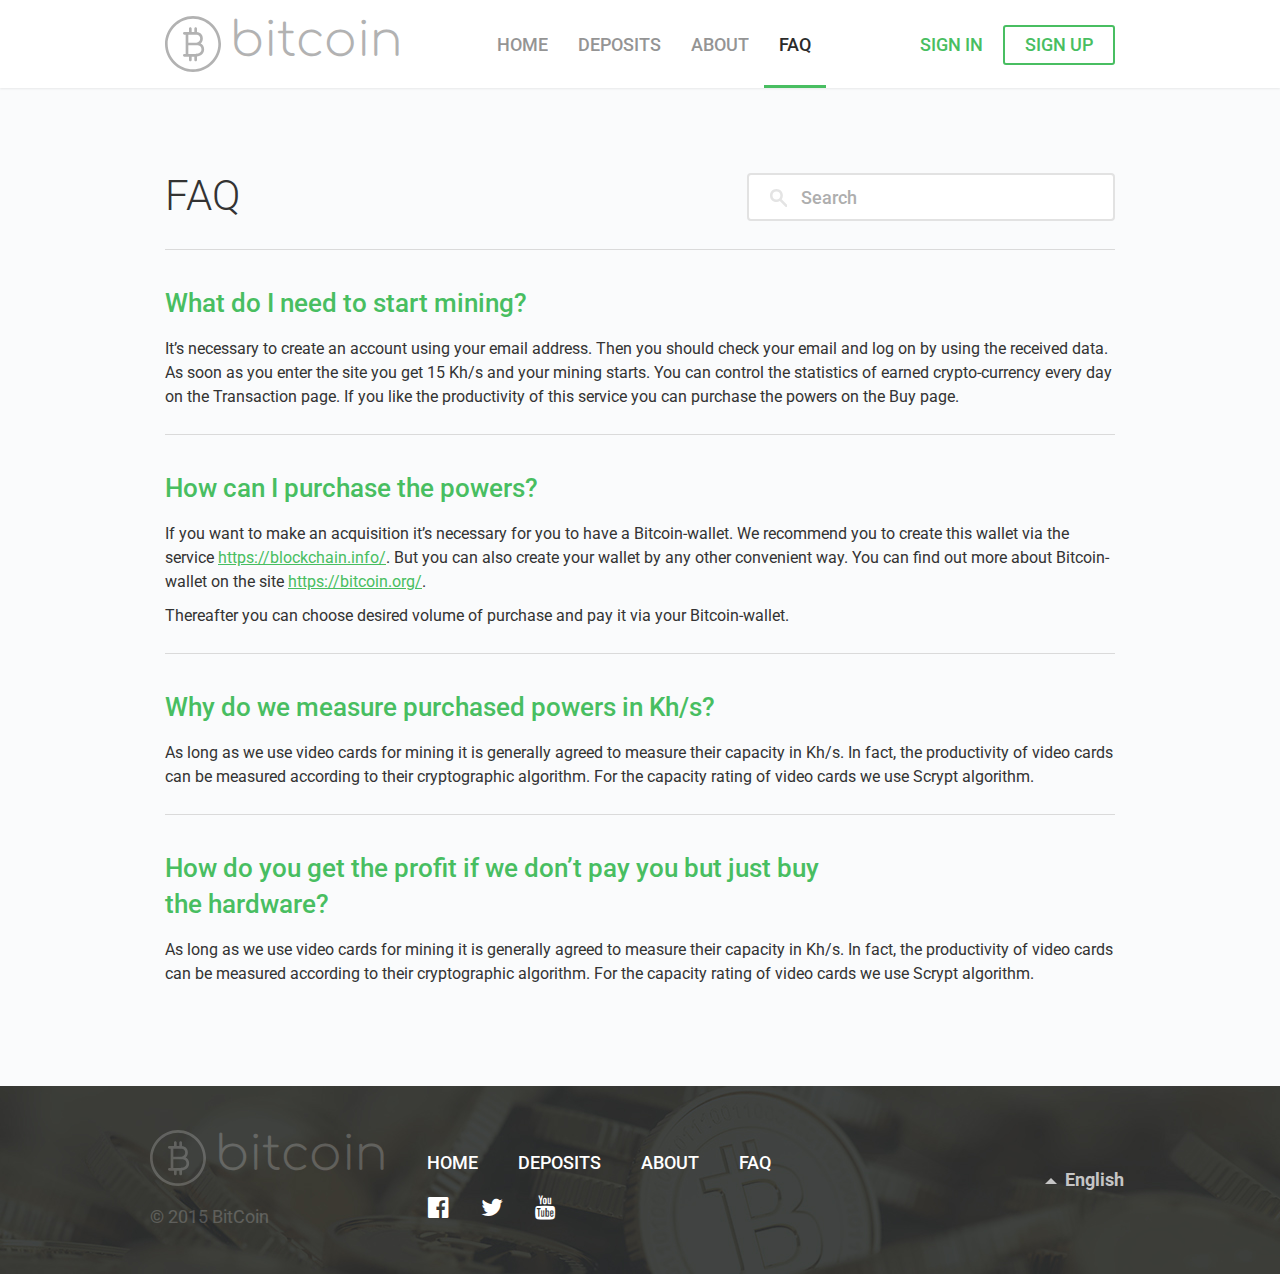
<file: 04_faq.html>
<!DOCTYPE html>
<html lang="en">
	<head>
		<meta charset="utf-8">
		<meta http-equiv="X-UA-Compatible" content="IE=edge">
		<meta name="viewport" content="width=device-width, initial-scale=1">
		<!-- The above 3 meta tags *must* come first in the head; any other head content must come *after* these tags -->
		<title>Bitcoin</title>

		<!-- Bootstrap -->
		<!-- <link href="css/bootstrap.css" rel="stylesheet"> -->
		<link href="css/bootstrap_1.css" rel="stylesheet">
		<link href="css/main.css" rel="stylesheet">

		<!-- HTML5 shim and Respond.js for IE8 support of HTML5 elements and media queries -->
		<!-- WARNING: Respond.js doesn't work if you view the page via file:// -->
		<!--[if lt IE 9]>
			<script src="https://oss.maxcdn.com/html5shiv/3.7.2/html5shiv.min.js"></script>
			<script src="https://oss.maxcdn.com/respond/1.4.2/respond.min.js"></script>
		<![endif]-->
	</head>
	<body>
		<nav class="navbar navbar-default navbar_white">
			<div class="container">
				<!-- Brand and toggle get grouped for better mobile display -->
				<div class="navbar-header">
					<button type="button" class="navbar-toggle collapsed" data-toggle="collapse" data-target="#bs-example-navbar-collapse-1" aria-expanded="false">
						<span class="sr-only">Toggle navigation</span>
						<span class="icon-bar"></span>
						<span class="icon-bar"></span>
						<span class="icon-bar"></span>
					</button>
					<a class="navbar-brand" href="index.html">bitcoin</a>
				</div>

				<!-- Collect the nav links, forms, and other content for toggling -->
				<div class="collapse navbar-collapse" id="bs-example-navbar-collapse-1">
					<ul class="nav navbar-nav">
						<li><a href="index.html">home</a></li>
						<li><a href="02_deposits.html">deposits</a></li>
						<li><a href="03_about.html">about</a></li>
						<li class="active"><a href="04_faq.html">faq<span class="sr-only">(current)</span></a></li>
					</ul>
					<ul class="nav navbar-nav navbar-right">
						<li><a href="#" class="nav__sign nav__sign_link">Sign IN</a></li>
						<li><a href="#" class="nav__sign nav__sign_btn">Sign UP</a></li>
					</ul>
				</div><!-- /.navbar-collapse -->
			</div><!-- /.container-fluid -->
		</nav>
		<section>
			<div class="section section_grey">
				<div class="container">
					<div class="row">
						<div class="col-md-6">
							<div class="title title_left">
								<h2>FAQ</h2>
							</div>
						</div>
						<div class="col-md-6">
							<div class="row">
								<div class="search">
									<input type="text" class="input input_search" placeholder="Search">
								</div>
							</div>
						</div>
					</div>
					<div class="faq">
						<h4>What do I need to start mining?</h4>
						<p>It’s necessary to create an account using your email address. Then you should check your email and log on by using the received data. As soon as you enter the site you get 15 Kh/s and your mining starts. You can control the statistics of earned crypto-currency every day on the Transaction page. If you like the productivity of this service you can purchase the powers on the Buy page. </p>
					</div>
					<div class="faq">
						<h4>How can I purchase the powers?</h4>
						<p>If you want to make an acquisition it’s necessary for you to have a Bitcoin-wallet. We recommend you to create this wallet via the service <a href="https://blockchain.info/" target="_blank">https://blockchain.info/</a>. But you can also create your wallet by any other convenient way. You can find out more about Bitcoin-wallet on the site <a href="https://bitcoin.org/" target="_blank">https://bitcoin.org/</a>.</p>
						<p>Thereafter you can choose desired volume of purchase and pay it via your Bitcoin-wallet. </p>
					</div>
					<div class="faq">
						<h4>Why do we measure purchased powers in Kh/s?</h4>
						<p>As long as we use video cards for mining it is generally agreed to measure their capacity in Kh/s. In fact, the productivity of video cards can be measured according to their cryptographic algorithm. For the capacity rating of video cards we use Scrypt algorithm.</p>
					</div>
					<div class="faq">
						<h4>How do you get the profit if we don’t pay you but just buy
						<br>the hardware?</h4>
						<p>As long as we use video cards for mining it is generally agreed to measure their capacity in Kh/s. In fact, the productivity of video cards can be measured according to their cryptographic algorithm. For the capacity rating of video cards we use Scrypt algorithm.</p>
					</div>
				</div>
			</div>
		</section>
		<footer>
			<div class="footer">
				<div class="container">
					<div class="row">
						<a class="navbar-brand" href="index.html">bitcoin</a>
						<div class="row footer__links">
							<ul class="nav nav-pills">
								<li>
									<a href="#">home</a>
								</li>
								<li>
									<a href="">Deposits</a>
								</li>
								<li>
									<a href="">About</a>
								</li>
								<li>
									<a href="">FAQ</a>
								</li>
							</ul>
							<div class="row footer__socials">
								<a href=""><i class="fa fa-facebook-official"></i></a>
								<a href=""><i class="fa fa-twitter"></i></a>
								<a href=""><i class="fa fa-youtube"></i></a>
							</div>
						</div>
					</div>
					<div class="dropup">
						<button class="link" type="button" id="dropdownMenu2" data-toggle="dropdown" aria-haspopup="true" aria-expanded="false">
							<span class="caret"></span>
							English
						</button>
						<ul class="dropdown-menu" aria-labelledby="dropdownMenu2">
							<li><a href="#">English</a></li>
							<li><a href="#">Russian</a></li>
						</ul>
					</div>
					<div class="copyright">© 2015 BitCoin</div>
				</div>
			</div>
		</footer>

		<!-- jQuery (necessary for Bootstrap's JavaScript plugins) -->
		<script src="https://ajax.googleapis.com/ajax/libs/jquery/1.11.3/jquery.min.js"></script>
		<!-- Include all compiled plugins (below), or include individual files as needed -->
	<script src="js/jquery-1.11.1.min.js"></script>
	<script src="js/jquery-ui.min.js"></script>
		<script src="js/bootstrap.js"></script>
	</body>
</html>
</file>
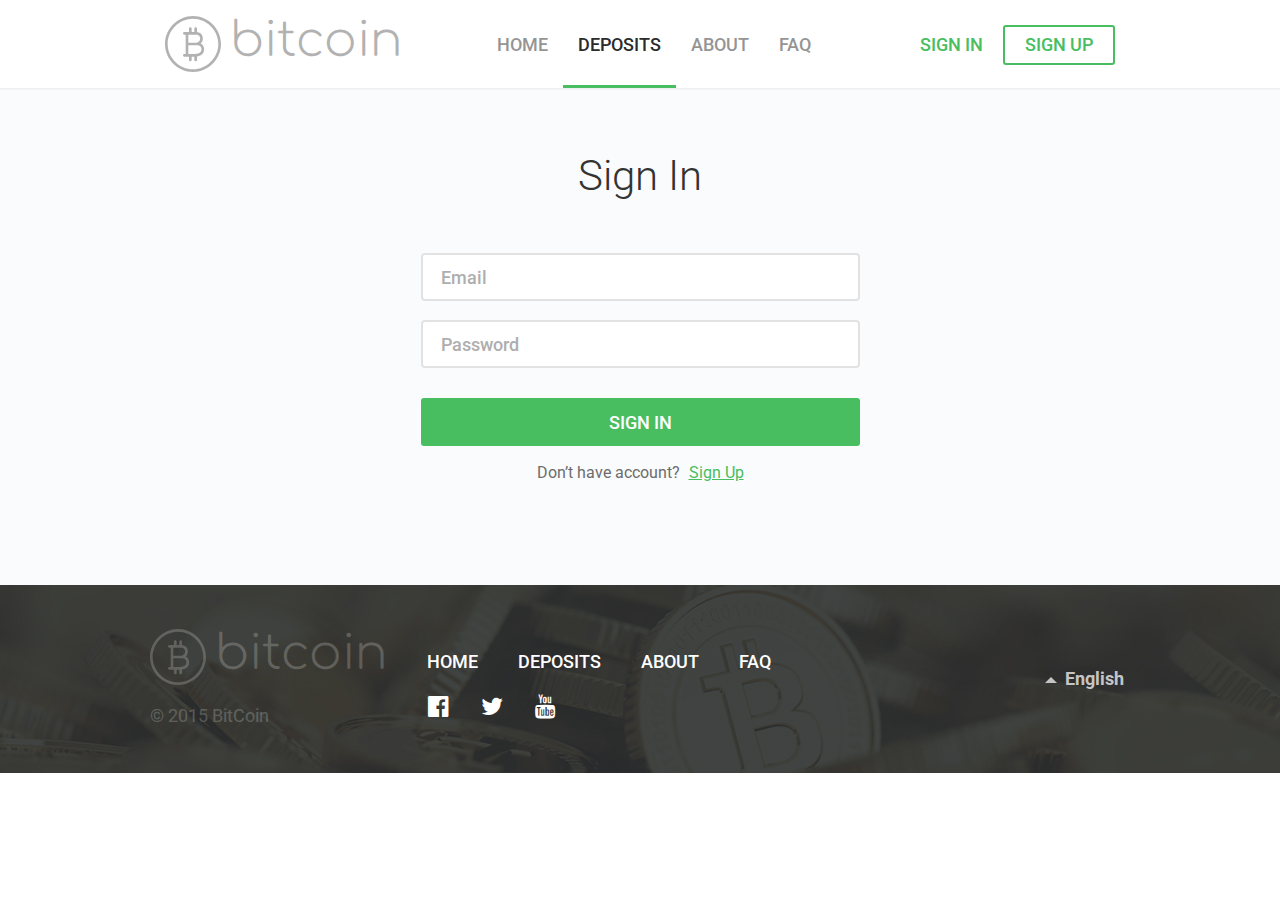
<file: 05_signIn.html>
<!DOCTYPE html>
<html lang="en">
	<head>
		<meta charset="utf-8">
		<meta http-equiv="X-UA-Compatible" content="IE=edge">
		<meta name="viewport" content="width=device-width, initial-scale=1">
		<!-- The above 3 meta tags *must* come first in the head; any other head content must come *after* these tags -->
		<title>Bitcoin</title>

		<!-- Bootstrap -->
		<!-- <link href="css/bootstrap.css" rel="stylesheet"> -->
		<link href="css/bootstrap_1.css" rel="stylesheet">
		<link href="css/main.css" rel="stylesheet">

		<!-- HTML5 shim and Respond.js for IE8 support of HTML5 elements and media queries -->
		<!-- WARNING: Respond.js doesn't work if you view the page via file:// -->
		<!--[if lt IE 9]>
			<script src="https://oss.maxcdn.com/html5shiv/3.7.2/html5shiv.min.js"></script>
			<script src="https://oss.maxcdn.com/respond/1.4.2/respond.min.js"></script>
		<![endif]-->
	</head>
	<body>
		<nav class="navbar navbar-default navbar_white">
			<div class="container">
				<!-- Brand and toggle get grouped for better mobile display -->
				<div class="navbar-header">
					<button type="button" class="navbar-toggle collapsed" data-toggle="collapse" data-target="#bs-example-navbar-collapse-1" aria-expanded="false">
						<span class="sr-only">Toggle navigation</span>
						<span class="icon-bar"></span>
						<span class="icon-bar"></span>
						<span class="icon-bar"></span>
					</button>
					<a class="navbar-brand" href="index.html">bitcoin</a>
				</div>

				<!-- Collect the nav links, forms, and other content for toggling -->
				<div class="collapse navbar-collapse" id="bs-example-navbar-collapse-1">
					<ul class="nav navbar-nav">
						<li><a href="#">home</a></li>
						<li class="active"><a href="#">deposits<span class="sr-only">(current)</span></a></li>
						<li><a href="#">about</a></li>
						<li><a href="#">faq</a></li>
					</ul>
					<ul class="nav navbar-nav navbar-right">
						<li><a href="#" class="nav__sign nav__sign_link">Sign IN</a></li>
						<li><a href="#" class="nav__sign nav__sign_btn">Sign UP</a></li>
					</ul>
				</div><!-- /.navbar-collapse -->
			</div><!-- /.container-fluid -->
		</nav>
		<section>
			<div class="section section_form section_grey">
				<div class="container">
					<div class="title">
						<h2>Sign In</h2>
					</div>
					<form action="" class="form">
						<div class="form__input">
							<input type="text" class="input" placeholder="Email">
						</div>
						<div class="form__input">
							<input type="text" class="input" placeholder="Password">
						</div>
						<button class="btn btn_form">Sign In</button>
						<p>Don’t have account? <a href="">Sign Up</a></p>
					</form>
				</div>
			</div>
		</section>
		<footer>
			<div class="footer">
				<div class="container">
					<div class="row">
						<a class="navbar-brand" href="index.html">bitcoin</a>
						<div class="row footer__links">
							<ul class="nav nav-pills">
								<li>
									<a href="#">home</a>
								</li>
								<li>
									<a href="">Deposits</a>
								</li>
								<li>
									<a href="">About</a>
								</li>
								<li>
									<a href="">FAQ</a>
								</li>
							</ul>
							<div class="row footer__socials">
								<a href=""><i class="fa fa-facebook-official"></i></a>
								<a href=""><i class="fa fa-twitter"></i></a>
								<a href=""><i class="fa fa-youtube"></i></a>
							</div>
						</div>
					</div>
					<div class="dropup">
						<button class="link" type="button" id="dropdownMenu2" data-toggle="dropdown" aria-haspopup="true" aria-expanded="false">
							<span class="caret"></span>
							English
						</button>
						<ul class="dropdown-menu" aria-labelledby="dropdownMenu2">
							<li><a href="#">English</a></li>
							<li><a href="#">Russian</a></li>
						</ul>
					</div>
					<div class="copyright">© 2015 BitCoin</div>
				</div>
			</div>
		</footer>

		<!-- jQuery (necessary for Bootstrap's JavaScript plugins) -->
		<script src="https://ajax.googleapis.com/ajax/libs/jquery/1.11.3/jquery.min.js"></script>
		<!-- Include all compiled plugins (below), or include individual files as needed -->
	<script src="js/jquery-1.11.1.min.js"></script>
	<script src="js/jquery-ui.min.js"></script>
		<script src="js/bootstrap.js"></script>
	</body>
</html>
</file>
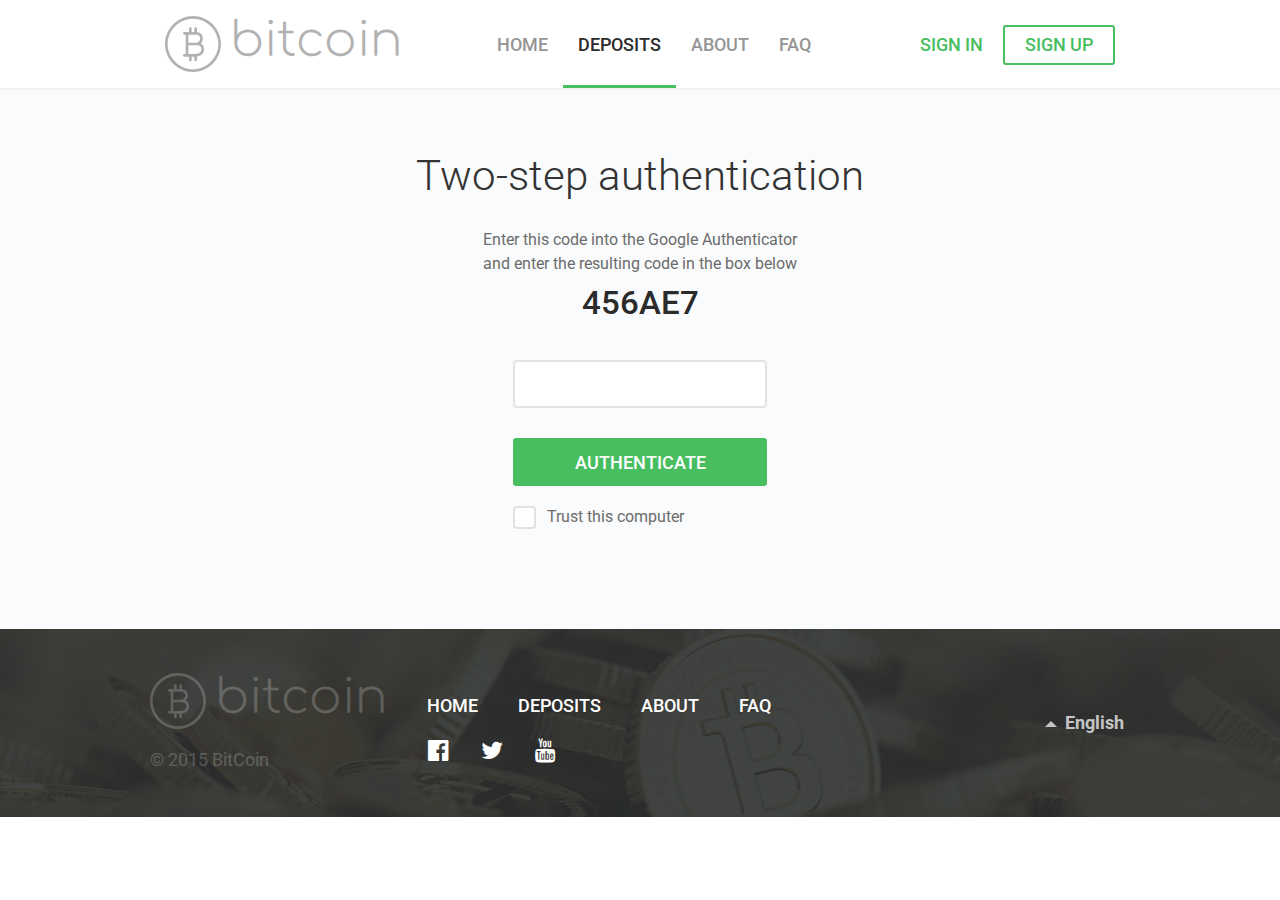
<file: 05_signIn2step.html>
<!DOCTYPE html>
<html lang="en">
	<head>
		<meta charset="utf-8">
		<meta http-equiv="X-UA-Compatible" content="IE=edge">
		<meta name="viewport" content="width=device-width, initial-scale=1">
		<!-- The above 3 meta tags *must* come first in the head; any other head content must come *after* these tags -->
		<title>Bitcoin</title>

		<!-- Bootstrap -->
		<!-- <link href="css/bootstrap.css" rel="stylesheet"> -->
		<link href="css/bootstrap_1.css" rel="stylesheet">
		<link href="css/main.css" rel="stylesheet">

		<!-- HTML5 shim and Respond.js for IE8 support of HTML5 elements and media queries -->
		<!-- WARNING: Respond.js doesn't work if you view the page via file:// -->
		<!--[if lt IE 9]>
			<script src="https://oss.maxcdn.com/html5shiv/3.7.2/html5shiv.min.js"></script>
			<script src="https://oss.maxcdn.com/respond/1.4.2/respond.min.js"></script>
		<![endif]-->
	</head>
	<body>
		<nav class="navbar navbar-default navbar_white">
			<div class="container">
				<!-- Brand and toggle get grouped for better mobile display -->
				<div class="navbar-header">
					<button type="button" class="navbar-toggle collapsed" data-toggle="collapse" data-target="#bs-example-navbar-collapse-1" aria-expanded="false">
						<span class="sr-only">Toggle navigation</span>
						<span class="icon-bar"></span>
						<span class="icon-bar"></span>
						<span class="icon-bar"></span>
					</button>
					<a class="navbar-brand" href="index.html">bitcoin</a>
				</div>

				<!-- Collect the nav links, forms, and other content for toggling -->
				<div class="collapse navbar-collapse" id="bs-example-navbar-collapse-1">
					<ul class="nav navbar-nav">
						<li><a href="#">home</a></li>
						<li class="active"><a href="#">deposits<span class="sr-only">(current)</span></a></li>
						<li><a href="#">about</a></li>
						<li><a href="#">faq</a></li>
					</ul>
					<ul class="nav navbar-nav navbar-right">
						<li><a href="#" class="nav__sign nav__sign_link">Sign IN</a></li>
						<li><a href="#" class="nav__sign nav__sign_btn">Sign UP</a></li>
					</ul>
				</div><!-- /.navbar-collapse -->
			</div><!-- /.container-fluid -->
		</nav>
		<section>
			<div class="section section_form section_grey">
				<div class="container">
					<div class="title">
						<h2>Two-step authentication</h2>
					</div>
					<form action="" class="form">
						<div class="form__code">
							<p>Enter this code into the Google Authenticator
							<br>and enter the resulting code in the box below</p>
							<div id="form__code">456AE7</div>
						</div>
						<div class="form__auth">
							<div class="form__input">
								<input type="text" class="input">
							</div>
							<button class="btn btn_form">Authenticate</button>
							<div class="checkbox">
								<label>
									<input type="checkbox"> Trust this computer
									<div class="checkbox__checked"></div>
								</label>
							</div>
						</div>
					</form>
				</div>
			</div>
		</section>
		<footer>
			<div class="footer">
				<div class="container">
					<div class="row">
						<a class="navbar-brand" href="index.html">bitcoin</a>
						<div class="row footer__links">
							<ul class="nav nav-pills">
								<li>
									<a href="#">home</a>
								</li>
								<li>
									<a href="">Deposits</a>
								</li>
								<li>
									<a href="">About</a>
								</li>
								<li>
									<a href="">FAQ</a>
								</li>
							</ul>
							<div class="row footer__socials">
								<a href=""><i class="fa fa-facebook-official"></i></a>
								<a href=""><i class="fa fa-twitter"></i></a>
								<a href=""><i class="fa fa-youtube"></i></a>
							</div>
						</div>
					</div>
					<div class="dropup">
						<button class="link" type="button" id="dropdownMenu2" data-toggle="dropdown" aria-haspopup="true" aria-expanded="false">
							<span class="caret"></span>
							English
						</button>
						<ul class="dropdown-menu" aria-labelledby="dropdownMenu2">
							<li><a href="#">English</a></li>
							<li><a href="#">Russian</a></li>
						</ul>
					</div>
					<div class="copyright">© 2015 BitCoin</div>
				</div>
			</div>
		</footer>

		<!-- jQuery (necessary for Bootstrap's JavaScript plugins) -->
		<script src="https://ajax.googleapis.com/ajax/libs/jquery/1.11.3/jquery.min.js"></script>
		<!-- Include all compiled plugins (below), or include individual files as needed -->
	<script src="js/jquery-1.11.1.min.js"></script>
	<script src="js/jquery-ui.min.js"></script>
		<script src="js/bootstrap.js"></script>
	</body>
</html>
</file>
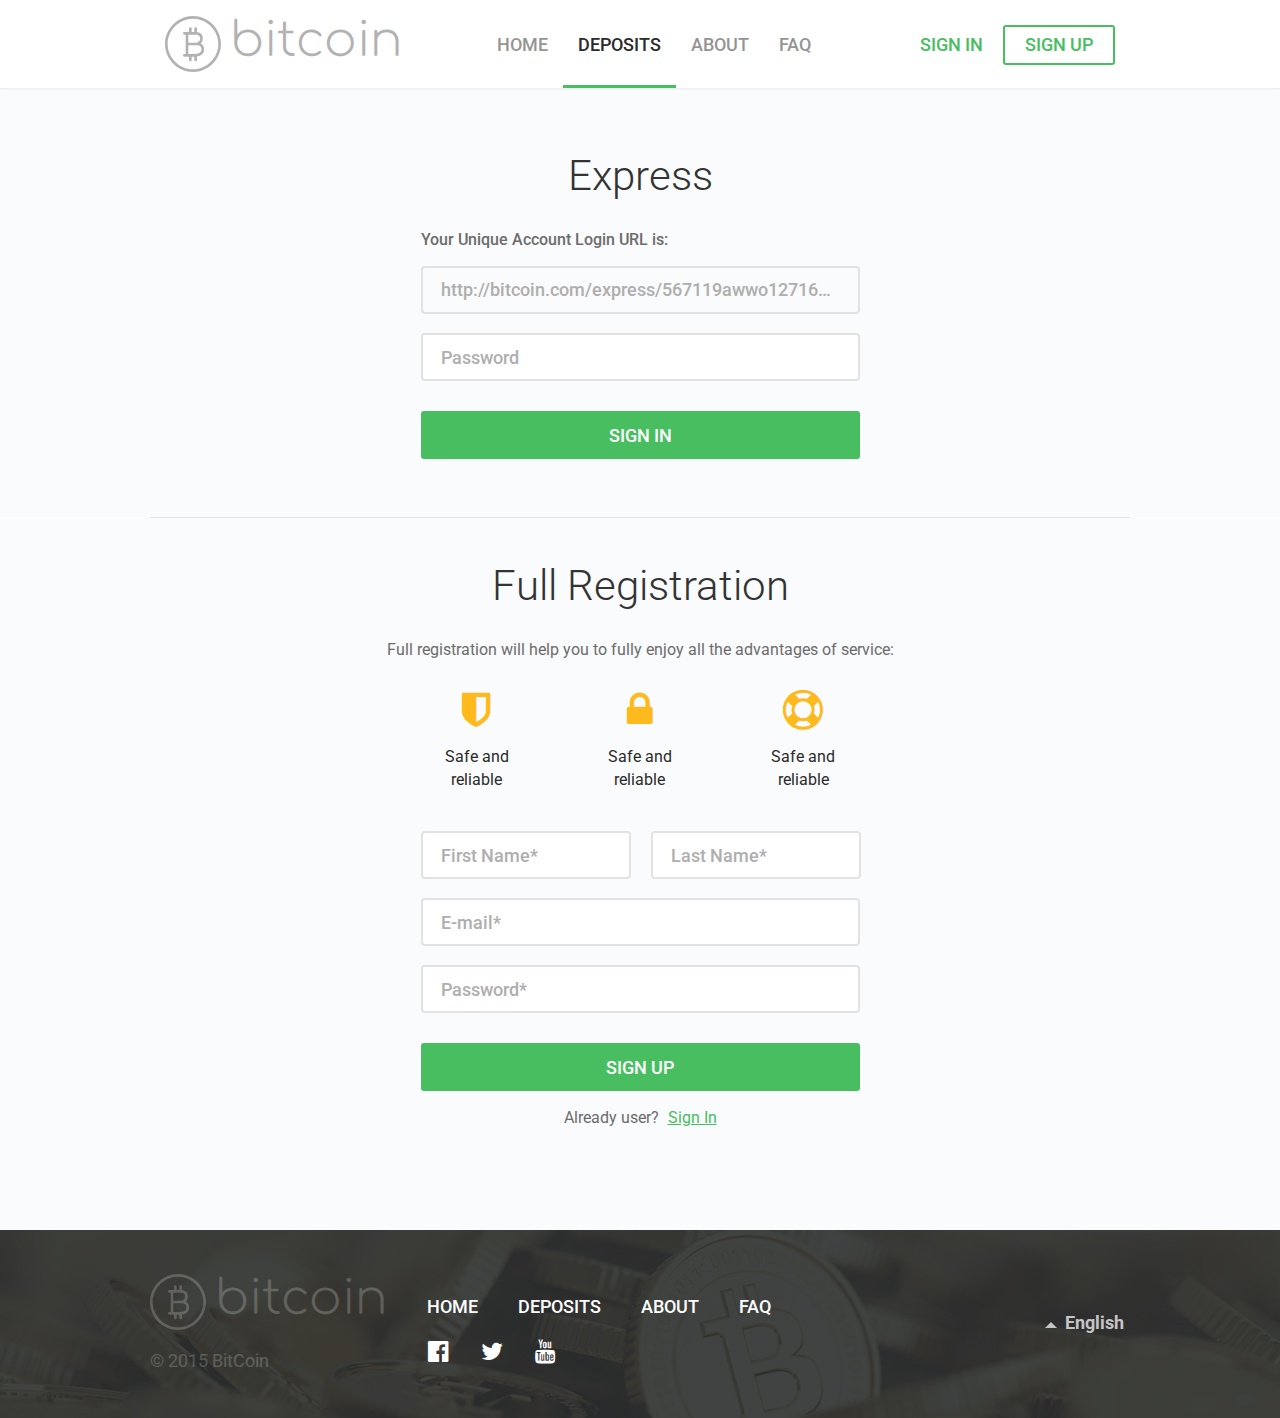
<file: 06_signUp.html>
<!DOCTYPE html>
<html lang="en">
	<head>
		<meta charset="utf-8">
		<meta http-equiv="X-UA-Compatible" content="IE=edge">
		<meta name="viewport" content="width=device-width, initial-scale=1">
		<!-- The above 3 meta tags *must* come first in the head; any other head content must come *after* these tags -->
		<title>Bitcoin</title>

		<!-- Bootstrap -->
		<!-- <link href="css/bootstrap.css" rel="stylesheet"> -->
		<link href="css/bootstrap_1.css" rel="stylesheet">
		<link href="css/main.css" rel="stylesheet">

		<!-- HTML5 shim and Respond.js for IE8 support of HTML5 elements and media queries -->
		<!-- WARNING: Respond.js doesn't work if you view the page via file:// -->
		<!--[if lt IE 9]>
			<script src="https://oss.maxcdn.com/html5shiv/3.7.2/html5shiv.min.js"></script>
			<script src="https://oss.maxcdn.com/respond/1.4.2/respond.min.js"></script>
		<![endif]-->
	</head>
	<body>
		<nav class="navbar navbar-default navbar_white">
			<div class="container">
				<!-- Brand and toggle get grouped for better mobile display -->
				<div class="navbar-header">
					<button type="button" class="navbar-toggle collapsed" data-toggle="collapse" data-target="#bs-example-navbar-collapse-1" aria-expanded="false">
						<span class="sr-only">Toggle navigation</span>
						<span class="icon-bar"></span>
						<span class="icon-bar"></span>
						<span class="icon-bar"></span>
					</button>
					<a class="navbar-brand" href="index.html">bitcoin</a>
				</div>

				<!-- Collect the nav links, forms, and other content for toggling -->
				<div class="collapse navbar-collapse" id="bs-example-navbar-collapse-1">
					<ul class="nav navbar-nav">
						<li><a href="#">home</a></li>
						<li class="active"><a href="#">deposits<span class="sr-only">(current)</span></a></li>
						<li><a href="#">about</a></li>
						<li><a href="#">faq</a></li>
					</ul>
					<ul class="nav navbar-nav navbar-right">
						<li><a href="#" class="nav__sign nav__sign_link">Sign IN</a></li>
						<li><a href="#" class="nav__sign nav__sign_btn">Sign UP</a></li>
					</ul>
				</div><!-- /.navbar-collapse -->
			</div><!-- /.container-fluid -->
		</nav>
		<section>
			<div class="section section_form section_form-express section_grey">
				<div class="container">
					<div class="title">
						<h2>Express</h2>
					</div>
					<form action="" class="form form_express">
						<div class="form__code form__code_m">
							<p>Your Unique Account Login URL is:</p>
						</div>
						<div class="form__input">
							<div class="input input_url">http://bitcoin.com/express/567119awwo1271654654</div>
						</div>
						<div class="form__input">
							<input type="text" class="input" placeholder="Password">
						</div>
						<button class="btn btn_form">Sign In</button>
					</form>
				</div>
			</div>
		</section>
		<hr class="line">
		<section>
			<div class="section section_form-full section_grey">
				<div class="container">
					<div class="title">
						<h2>Full Registration</h2>
					</div>
					<form action="" class="form form_full">
						<div class="form__code">
							<p>Full registration will help you to fully enjoy all the advantages of service:</p>
						</div>
						<div class="row">
							<div class="col-md-2 col-md-offset-3">
								<div class="form__adv">
									<i class="fa fa-shield"></i>
									<span>Safe and
									<br>reliable</span>
								</div>
							</div>
							<div class="col-md-2">
								<div class="form__adv">
									<i class="fa fa-lock"></i>
									<span>Safe and
									<br>reliable</span>
								</div>
							</div>
							<div class="col-md-2">
								<div class="form__adv">
									<i class="fa fa-life-ring"></i>
									<span>Safe and
									<br>reliable</span>
								</div>
							</div>
						</div>
						<div class="form__full">
							<div class="row">
								<div class="form__input form__input_small">
									<input type="text" class="input" placeholder="First Name*" required>
								</div>
								<div class="form__input form__input_small">
									<input type="text" class="input" placeholder="Last Name*" required>
								</div>
							</div>
							<div class="form__input">
								<input type="text" class="input" placeholder="E-mail*" required>
							</div>
							<div class="form__input">
								<input type="text" class="input" placeholder="Password*" required>
							</div>
							<button class="btn btn_form">Sign UP</button>
							<p>Already user? <a href="">Sign In</a></p>
						</div>
					</form>
				</div>
			</div>
		</section>
		<footer>
			<div class="footer">
				<div class="container">
					<div class="row">
						<a class="navbar-brand" href="index.html">bitcoin</a>
						<div class="row footer__links">
							<ul class="nav nav-pills">
								<li>
									<a href="#">home</a>
								</li>
								<li>
									<a href="">Deposits</a>
								</li>
								<li>
									<a href="">About</a>
								</li>
								<li>
									<a href="">FAQ</a>
								</li>
							</ul>
							<div class="row footer__socials">
								<a href=""><i class="fa fa-facebook-official"></i></a>
								<a href=""><i class="fa fa-twitter"></i></a>
								<a href=""><i class="fa fa-youtube"></i></a>
							</div>
						</div>
					</div>
					<div class="dropup">
						<button class="link" type="button" id="dropdownMenu2" data-toggle="dropdown" aria-haspopup="true" aria-expanded="false">
							<span class="caret"></span>
							English
						</button>
						<ul class="dropdown-menu" aria-labelledby="dropdownMenu2">
							<li><a href="#">English</a></li>
							<li><a href="#">Russian</a></li>
						</ul>
					</div>
					<div class="copyright">© 2015 BitCoin</div>
				</div>
			</div>
		</footer>

		<!-- jQuery (necessary for Bootstrap's JavaScript plugins) -->
		<script src="https://ajax.googleapis.com/ajax/libs/jquery/1.11.3/jquery.min.js"></script>
		<!-- Include all compiled plugins (below), or include individual files as needed -->
	<script src="js/jquery-1.11.1.min.js"></script>
	<script src="js/jquery-ui.min.js"></script>
		<script src="js/bootstrap.js"></script>
	</body>
</html>
</file>
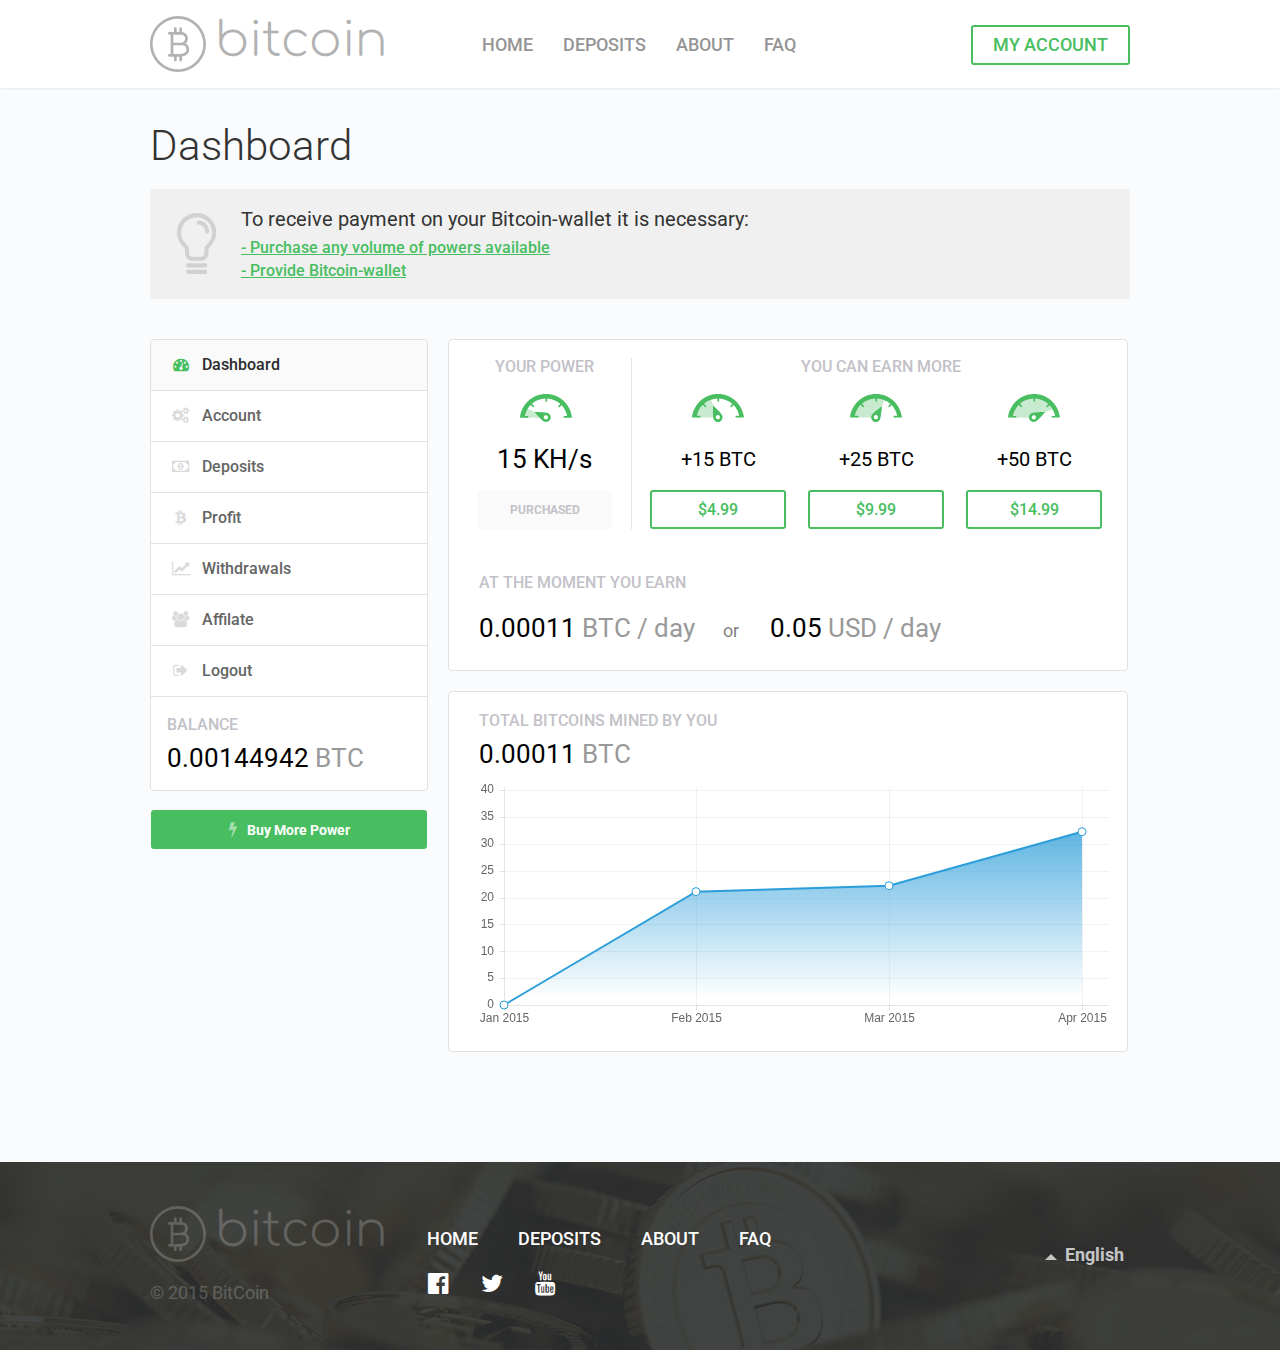
<file: pa_01_dashboard.html>
<!DOCTYPE html>
<html lang="en">
	<head>
		<meta charset="utf-8">
		<meta http-equiv="X-UA-Compatible" content="IE=edge">
		<meta name="viewport" content="width=device-width, initial-scale=1">
		<!-- The above 3 meta tags *must* come first in the head; any other head content must come *after* these tags -->
		<title>Bitcoin</title>

		<!-- Bootstrap -->
		<!-- <link href="css/bootstrap.css" rel="stylesheet"> -->
		<link href="css/bootstrap_1.css" rel="stylesheet">
		<link href="css/main.css" rel="stylesheet">

		<!-- HTML5 shim and Respond.js for IE8 support of HTML5 elements and media queries -->
		<!-- WARNING: Respond.js doesn't work if you view the page via file:// -->
		<!--[if lt IE 9]>
			<script src="https://oss.maxcdn.com/html5shiv/3.7.2/html5shiv.min.js"></script>
			<script src="https://oss.maxcdn.com/respond/1.4.2/respond.min.js"></script>
		<![endif]-->
	</head>
	<body>
		<nav class="navbar navbar-default navbar_white">
			<div class="container">
				<div class="row row_dashboard">
					<div class="navbar-header">
						<button type="button" class="navbar-toggle collapsed" data-toggle="collapse" data-target="#bs-example-navbar-collapse-1" aria-expanded="false">
							<span class="sr-only">Toggle navigation</span>
							<span class="icon-bar"></span>
							<span class="icon-bar"></span>
							<span class="icon-bar"></span>
						</button>
						<a class="navbar-brand" href="index.html">bitcoin</a>
					</div>
					<div class="collapse navbar-collapse" id="bs-example-navbar-collapse-1">
						<ul class="nav navbar-nav">
							<li><a href="index.html">home</a></li>
							<li><a href="02_deposits.html">deposits</a></li>
							<li><a href="03_about.html">about</a></li>
							<li><a href="04_faq.html">faq</a></li>
						</ul>
						<ul class="nav navbar-nav navbar-right">
							<li><a href="#" class="nav__sign nav__sign_btn">My account</a></li>
						</ul>
					</div><!-- /.navbar-collapse -->
			</div><!-- /.container -->
		</nav>
		<section>
			<div class="section section_grey section_dashboard">
				<div class="container">
					<div class="row">
						<div class="title title_left">
							<h2>Dashboard</h2>
						</div>
						<div class="panel panel_dashboard">
							<div class="panel-heading">
								<h3 class="panel-title">To receive payment on your Bitcoin-wallet it is necessary:</h3>
							</div>
							<div class="panel-body">
								<a href="">- Purchase any volume of powers available</a>
								<a href="">- Provide Bitcoin-wallet</a>
							</div>
						</div>
						<div class="dashboard row">
							<div class="sidebar">
								<ul>
									<li class="current">
										<a href="pa_01_dashboard.html"><i class="fa fa-tachometer"></i>Dashboard</a>
									</li>
									<li>
										<a href="pa_02_account.html"><i class="fa fa-cogs"></i>Account</a>
									</li>
									<li>
										<a href="pa_03_deposits.html"><i class="fa fa-money"></i>Deposits</a>
									</li>
									<li>
										<a href="pa_04_profit.html"><i class="fa fa-bitcoin"></i>Profit</a>
									</li>
									<li>
										<a href="pa_05_withdrawals.html"><i class="fa fa-line-chart"></i>Withdrawals</a>
									</li>
									<li>
										<a href="pa_06_affilate.html"><i class="fa fa-group"></i>Affilate</a>
									</li>
									<li>
										<a href=""><i class="fa fa-sign-out"></i>Logout</a>
									</li>
								</ul>
								<div class="sidebar__balance">
									<div class="dashboard__title dashboard__title_total">Balance</div>
									<div class="dashboard__value">0.00144942 <span>BTC</span></div>
								</div>
								<a href="" class="btn btn_dasboard-buy"><i class="fa fa-flash"></i>Buy More Power</a>
							</div>
							<div class="dashboard__right">
								<div class="dashboard__card">
									<div class="row">
										<div class="dashboard__power dashboard__power_your" data-power="Your Power">
											<span>15 KH/s</span>
											<div class="btn btn_default">purchased</div>
										</div>
										<div class="dashboard__power-cta">You Can Earn More</div>
										<div class="dashboard__power dashboard__power_first">
											<span>+15 BTC</span>
											<a class="btn btn_power">$4.99</a>
										</div>
										<div class="dashboard__power dashboard__power_second">
											<span>+25 BTC</span>
											<a class="btn btn_power">$9.99</a>
										</div>
										<div class="dashboard__power dashboard__power_third">
											<span>+50 BTC</span>
											<a class="btn btn_power">$14.99</a>
										</div>
									</div>
									<div class="dashboard__title">at the moment you earn</div>
									<div class="dashboard__value dashboard__value_or">0.00011 <span>BTC / day</span></div>
									<div class="dashboard__value">0.05 <span>USD / day</span></div>
								</div>
								<div class="dashboard__card">
									<div class="dashboard__title dashboard__title_total">total bitcoins mined by you</div>
									<div class="dashboard__value">0.00011 <span>BTC</span></div>
									<div class="dashboard__chart">
										<div>
											<canvas id="canvas" height="250" width="630"></canvas>
										</div>
									</div>
								</div>
							</div>
						</div>
					</div>
				</div>
			</div>
		</section>
		<footer>
			<div class="footer">
				<div class="container">
					<div class="row">
						<a class="navbar-brand" href="index.html">bitcoin</a>
						<div class="row footer__links">
							<ul class="nav nav-pills">
								<li>
									<a href="#">home</a>
								</li>
								<li>
									<a href="">Deposits</a>
								</li>
								<li>
									<a href="">About</a>
								</li>
								<li>
									<a href="">FAQ</a>
								</li>
							</ul>
							<div class="row footer__socials">
								<a href=""><i class="fa fa-facebook-official"></i></a>
								<a href=""><i class="fa fa-twitter"></i></a>
								<a href=""><i class="fa fa-youtube"></i></a>
							</div>
						</div>
					</div>
					<div class="dropup">
						<button class="link" type="button" id="dropdownMenu2" data-toggle="dropdown" aria-haspopup="true" aria-expanded="false">
							<span class="caret"></span>
							English
						</button>
						<ul class="dropdown-menu" aria-labelledby="dropdownMenu2">
							<li><a href="#">English</a></li>
							<li><a href="#">Russian</a></li>
						</ul>
					</div>
					<div class="copyright">© 2015 BitCoin</div>
				</div>
			</div>
		</footer>

		<!-- jQuery (necessary for Bootstrap's JavaScript plugins) -->
		<script src="https://ajax.googleapis.com/ajax/libs/jquery/1.11.3/jquery.min.js"></script>
		<!-- Include all compiled plugins (below), or include individual files as needed -->
		<script src="js/jquery-1.11.1.min.js"></script>
		<script src="js/jquery-ui.min.js"></script>
		<script src="js/bootstrap.js"></script>
		<script src="js/Chart.js"></script>
		<script>
			var randomScalingFactor = function(){ return Math.round(Math.random()*100)};


			window.onload = function(){
				var ctx = document.getElementById("canvas").getContext("2d");
				var gradient = ctx.createLinearGradient(0, 0, 0, 220);
				gradient.addColorStop(0, 'rgba(43,157,217,1)');
				gradient.addColorStop(1, 'rgba(43,157,217,0)');
				var lineChartData = {
					labels : ["Jan 2015","Feb 2015","Mar 2015","Apr 2015"],
					datasets : [
						{
							fillColor : gradient,
							strokeColor : "rgba(43,157,217,1)",
							pointColor : "#fff",
							pointStrokeColor : "rgba(43,157,217,1)",
							pointHighlightFill : "rgba(43,157,217,1)",
							pointHighlightStroke : "rgba(43,157,217,1)",
							pointDotStrokeWidth : 2,
							data : [0.0,21.2,22.3,32.4]
						}
					]

				}
				window.myLine = new Chart(ctx).Line(lineChartData, {
					responsive: true,
					bezierCurve: false,
					showTooltips: false,
					onAnimationComplete: function () {

						var ctx = this.chart.ctx;
						// ctx.font = this.scale.font;
						ctx.font="bold 14px Roboto";
						ctx.fillStyle = "#666"
						ctx.textAlign = "center";
						ctx.textBaseline = "bottom";

						this.datasets.forEach(function (dataset) {
							dataset.points.forEach(function (points) {
								if ( points.value > 0 ) {
									ctx.fillText(points.value + "BTC", points.x, points.y - 10);
								}
							});
						})
					}
				});
			}

		</script>
	</body>
</html>
</file>
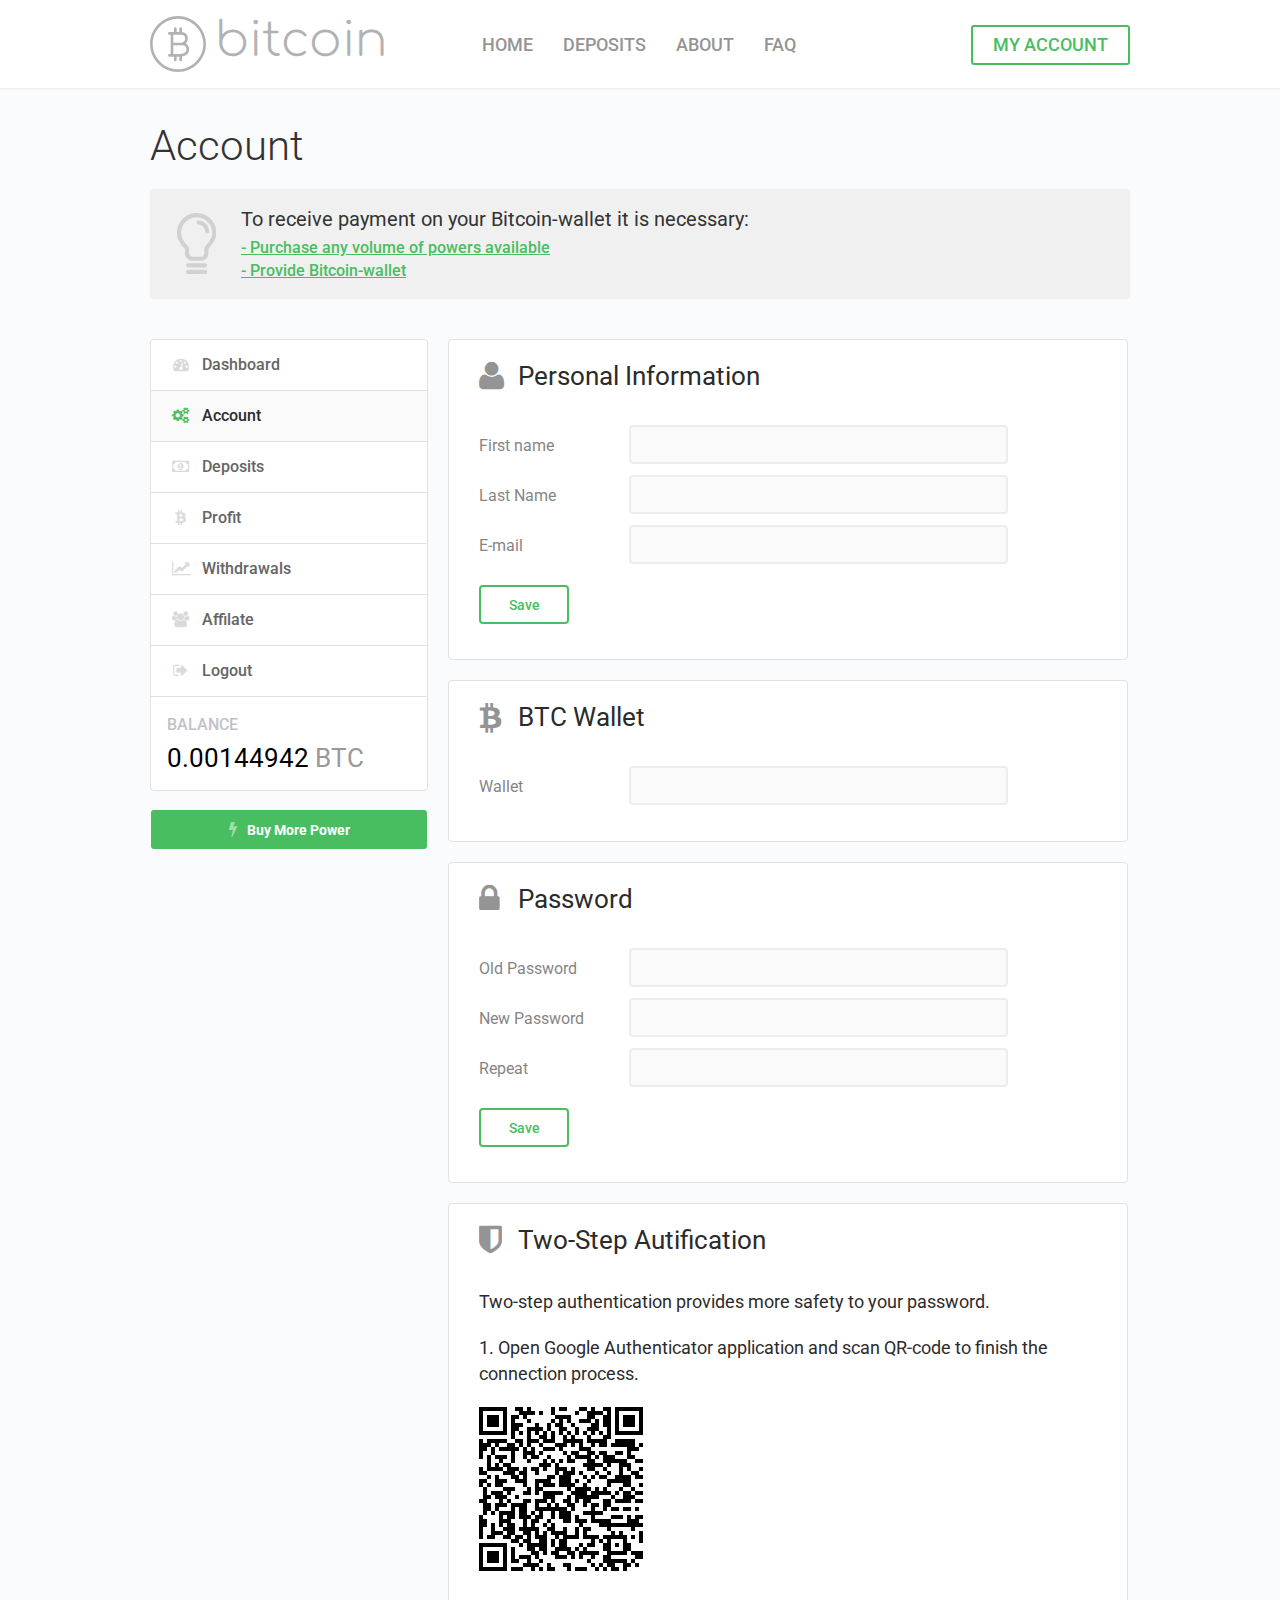
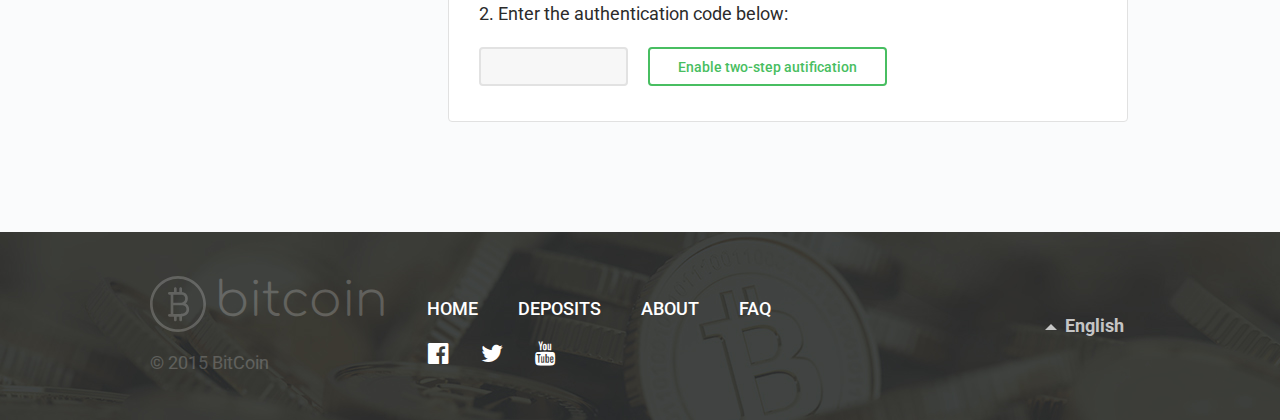
<file: pa_02_account.html>
<!DOCTYPE html>
<html lang="en">
	<head>
		<meta charset="utf-8">
		<meta http-equiv="X-UA-Compatible" content="IE=edge">
		<meta name="viewport" content="width=device-width, initial-scale=1">
		<!-- The above 3 meta tags *must* come first in the head; any other head content must come *after* these tags -->
		<title>Bitcoin</title>

		<!-- Bootstrap -->
		<!-- <link href="css/bootstrap.css" rel="stylesheet"> -->
		<link href="css/bootstrap_1.css" rel="stylesheet">
		<link href="css/main.css" rel="stylesheet">

		<!-- HTML5 shim and Respond.js for IE8 support of HTML5 elements and media queries -->
		<!-- WARNING: Respond.js doesn't work if you view the page via file:// -->
		<!--[if lt IE 9]>
			<script src="https://oss.maxcdn.com/html5shiv/3.7.2/html5shiv.min.js"></script>
			<script src="https://oss.maxcdn.com/respond/1.4.2/respond.min.js"></script>
		<![endif]-->
	</head>
	<body>
		<nav class="navbar navbar-default navbar_white">
			<div class="container">
				<div class="row row_dashboard">
					<div class="navbar-header">
						<button type="button" class="navbar-toggle collapsed" data-toggle="collapse" data-target="#bs-example-navbar-collapse-1" aria-expanded="false">
							<span class="sr-only">Toggle navigation</span>
							<span class="icon-bar"></span>
							<span class="icon-bar"></span>
							<span class="icon-bar"></span>
						</button>
						<a class="navbar-brand" href="index.html">bitcoin</a>
					</div>
					<div class="collapse navbar-collapse" id="bs-example-navbar-collapse-1">
						<ul class="nav navbar-nav">
							<li><a href="index.html">home</a></li>
							<li><a href="02_deposits.html">deposits</a></li>
							<li><a href="03_about.html">about</a></li>
							<li><a href="04_faq.html">faq</a></li>
						</ul>
						<ul class="nav navbar-nav navbar-right">
							<li><a href="#" class="nav__sign nav__sign_btn">My account</a></li>
						</ul>
					</div><!-- /.navbar-collapse -->
			</div><!-- /.container -->
		</nav>
		<section>
			<div class="section section_grey section_dashboard">
				<div class="container">
					<div class="row">
						<div class="title title_left">
							<h2>Account</h2>
						</div>
						<div class="panel panel_dashboard">
							<div class="panel-heading">
								<h3 class="panel-title">To receive payment on your Bitcoin-wallet it is necessary:</h3>
							</div>
							<div class="panel-body">
								<a href="">- Purchase any volume of powers available</a>
								<a href="">- Provide Bitcoin-wallet</a>
							</div>
						</div>
						<div class="dashboard row">
							<div class="sidebar">
								<ul>
									<li>
										<a href="pa_01_dashboard.html"><i class="fa fa-tachometer"></i>Dashboard</a>
									</li>
									<li class="current">
										<a href="pa_02_account.html"><i class="fa fa-cogs"></i>Account</a>
									</li>
									<li>
										<a href="pa_03_deposits.html"><i class="fa fa-money"></i>Deposits</a>
									</li>
									<li>
										<a href="pa_04_profit.html"><i class="fa fa-bitcoin"></i>Profit</a>
									</li>
									<li>
										<a href="pa_05_withdrawals.html"><i class="fa fa-line-chart"></i>Withdrawals</a>
									</li>
									<li>
										<a href="pa_06_affilate.html"><i class="fa fa-group"></i>Affilate</a>
									</li>
									<li>
										<a href=""><i class="fa fa-sign-out"></i>Logout</a>
									</li>
								</ul>
								<div class="sidebar__balance">
									<div class="dashboard__title dashboard__title_total">Balance</div>
									<div class="dashboard__value">0.00144942 <span>BTC</span></div>
								</div>
								<a href="" class="btn btn_dasboard-buy"><i class="fa fa-flash"></i>Buy More Power</a>
							</div>
							<div class="dashboard__right">
								<form class="dashboard__card dashboard__card_form">
									<div class="dashboard__form-title"><i class="fa fa-user"></i>Personal Information</div>
									<div class="dashboard__form-line">
										<span>First name</span>
										<div class="form__input form__input_dashboard">
											<input type="text" class="input input_dashboard">
										</div>
									</div>
									<div class="dashboard__form-line">
										<span>Last Name</span>
										<div class="form__input form__input_dashboard">
											<input type="text" class="input input_dashboard">
										</div>
									</div>
									<div class="dashboard__form-line">
										<span>E-mail</span>
										<div class="form__input form__input_dashboard">
											<input type="text" class="input input_dashboard">
										</div>
									</div>
									<button class="btn btn_save">Save</button>
								</form>
								<form class="dashboard__card dashboard__card_form">
									<div class="dashboard__form-title"><i class="fa fa-bitcoin"></i>BTC Wallet</div>
									<div class="dashboard__form-line">
										<span>Wallet</span>
										<div class="form__input form__input_dashboard">
											<input type="text" class="input input_dashboard">
										</div>
									</div>
								</form>
								<form class="dashboard__card dashboard__card_form">
									<div class="dashboard__form-title"><i class="fa fa-lock"></i>Password</div>
									<div class="dashboard__form-line">
										<span>Old Password</span>
										<div class="form__input form__input_dashboard">
											<input type="password" class="input input_dashboard">
										</div>
									</div>
									<div class="dashboard__form-line">
										<span>New Password</span>
										<div class="form__input form__input_dashboard">
											<input type="password" class="input input_dashboard">
										</div>
									</div>
									<div class="dashboard__form-line">
										<span>Repeat</span>
										<div class="form__input form__input_dashboard">
											<input type="password" class="input input_dashboard">
										</div>
									</div>
									<button class="btn btn_save">Save</button>
								</form>
								<form class="dashboard__card dashboard__card_form">
									<div class="dashboard__form-title"><i class="fa fa-shield"></i>Two-Step Autification</div>
									<p>Two-step authentication provides more safety to your password.</p>
									<p>1. Open Google Authenticator application and scan QR-code to finish the connection process.</p>
									<img src="img/qr.jpg" alt="">
									<p>2. Enter the authentication code below:</p>
									<form action="" class="clearfix">
										<div class="form__input form__input_dashboard form__input_dashboard-qr">
											<input class="input input_dashboard">
										</div>
										<button class="btn btn_aut">Enable two-step autification </button>
									</form>
								</form>
							</div>
						</div>
					</div>
				</div>
			</div>
		</section>
		<footer>
			<div class="footer">
				<div class="container">
					<div class="row">
						<a class="navbar-brand" href="index.html">bitcoin</a>
						<div class="row footer__links">
							<ul class="nav nav-pills">
								<li>
									<a href="#">home</a>
								</li>
								<li>
									<a href="">Deposits</a>
								</li>
								<li>
									<a href="">About</a>
								</li>
								<li>
									<a href="">FAQ</a>
								</li>
							</ul>
							<div class="row footer__socials">
								<a href=""><i class="fa fa-facebook-official"></i></a>
								<a href=""><i class="fa fa-twitter"></i></a>
								<a href=""><i class="fa fa-youtube"></i></a>
							</div>
						</div>
					</div>
					<div class="dropup">
						<button class="link" type="button" id="dropdownMenu2" data-toggle="dropdown" aria-haspopup="true" aria-expanded="false">
							<span class="caret"></span>
							English
						</button>
						<ul class="dropdown-menu" aria-labelledby="dropdownMenu2">
							<li><a href="#">English</a></li>
							<li><a href="#">Russian</a></li>
						</ul>
					</div>
					<div class="copyright">© 2015 BitCoin</div>
				</div>
			</div>
		</footer>

		<!-- jQuery (necessary for Bootstrap's JavaScript plugins) -->
		<script src="https://ajax.googleapis.com/ajax/libs/jquery/1.11.3/jquery.min.js"></script>
		<!-- Include all compiled plugins (below), or include individual files as needed -->
		<script src="js/jquery-1.11.1.min.js"></script>
		<script src="js/jquery-ui.min.js"></script>
		<script src="js/bootstrap.js"></script>
		<script src="js/Chart.js"></script>
		<script>
			var randomScalingFactor = function(){ return Math.round(Math.random()*100)};


			window.onload = function(){
				var ctx = document.getElementById("canvas").getContext("2d");
				var gradient = ctx.createLinearGradient(0, 0, 0, 220);
				gradient.addColorStop(0, 'rgba(43,157,217,1)');
				gradient.addColorStop(1, 'rgba(43,157,217,0)');
				var lineChartData = {
					labels : ["Jan 2015","Feb 2015","Mar 2015","Apr 2015"],
					datasets : [
						{
							fillColor : gradient,
							strokeColor : "rgba(43,157,217,1)",
							pointColor : "#fff",
							pointStrokeColor : "rgba(43,157,217,1)",
							pointHighlightFill : "rgba(43,157,217,1)",
							pointHighlightStroke : "rgba(43,157,217,1)",
							pointDotStrokeWidth : 2,
							data : [0.0,21.2,22.3,32.4]
						}
					]

				}
				window.myLine = new Chart(ctx).Line(lineChartData, {
					responsive: true,
					bezierCurve: false,
					showTooltips: false,
					onAnimationComplete: function () {

						var ctx = this.chart.ctx;
						// ctx.font = this.scale.font;
						ctx.font="bold 14px Roboto";
						ctx.fillStyle = "#666"
						ctx.textAlign = "center";
						ctx.textBaseline = "bottom";

						this.datasets.forEach(function (dataset) {
							dataset.points.forEach(function (points) {
								if ( points.value > 0 ) {
									ctx.fillText(points.value + "BTC", points.x, points.y - 10);
								}
							});
						})
					}
				});
			}

		</script>
	</body>
</html>
</file>
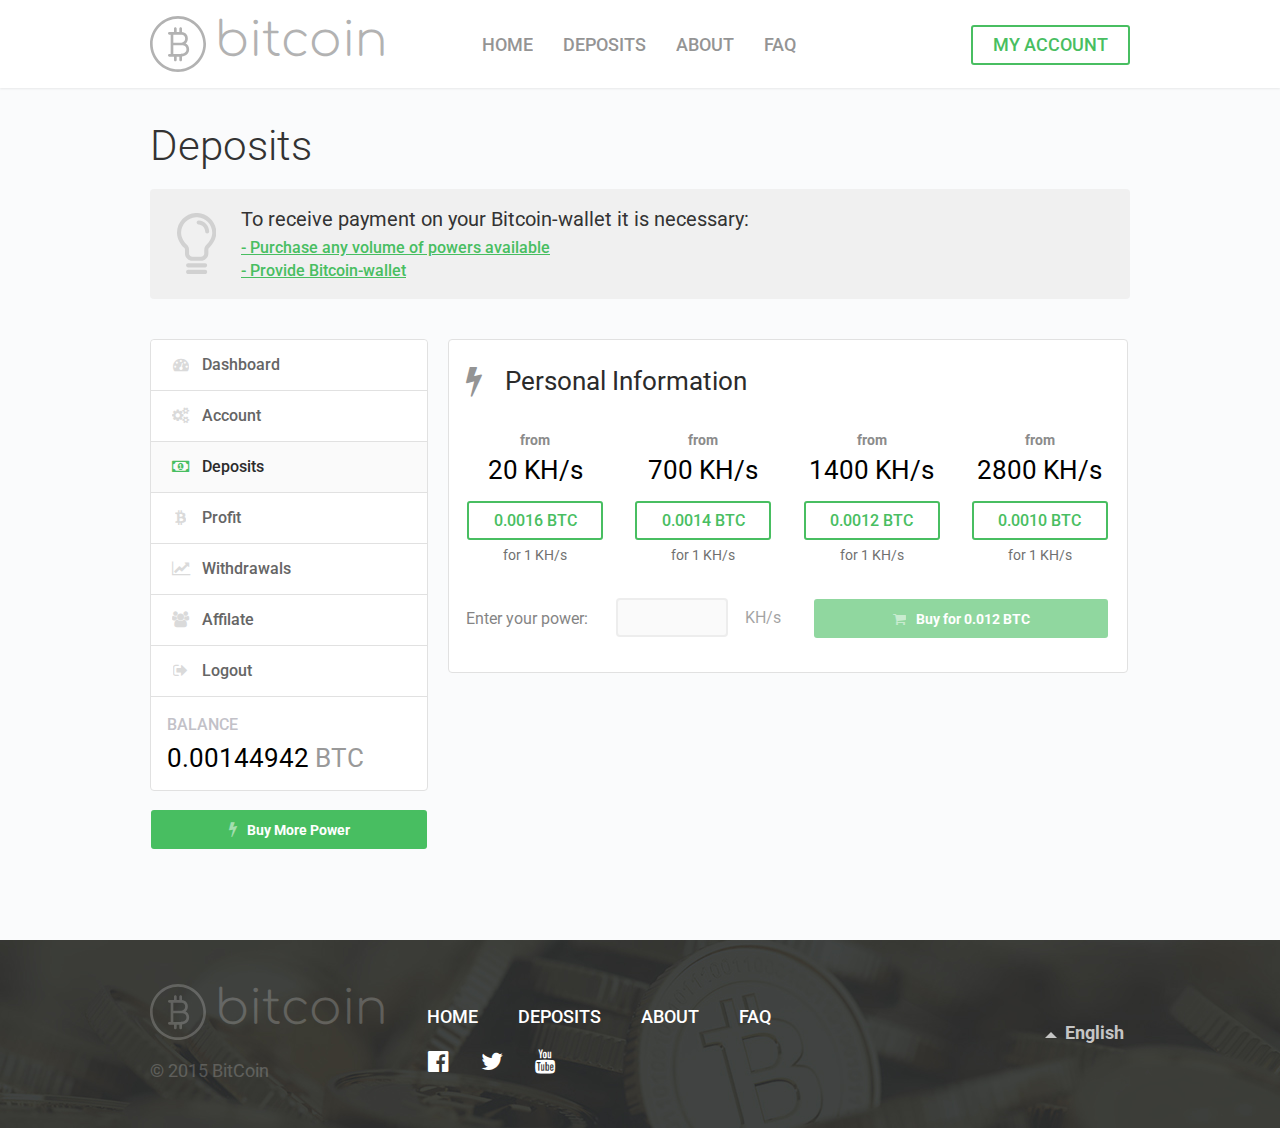
<file: pa_03_deposits.html>
<!DOCTYPE html>
<html lang="en">
	<head>
		<meta charset="utf-8">
		<meta http-equiv="X-UA-Compatible" content="IE=edge">
		<meta name="viewport" content="width=device-width, initial-scale=1">
		<!-- The above 3 meta tags *must* come first in the head; any other head content must come *after* these tags -->
		<title>Bitcoin</title>

		<!-- Bootstrap -->
		<!-- <link href="css/bootstrap.css" rel="stylesheet"> -->
		<link href="css/bootstrap_1.css" rel="stylesheet">
		<link href="css/main.css" rel="stylesheet">

		<!-- HTML5 shim and Respond.js for IE8 support of HTML5 elements and media queries -->
		<!-- WARNING: Respond.js doesn't work if you view the page via file:// -->
		<!--[if lt IE 9]>
			<script src="https://oss.maxcdn.com/html5shiv/3.7.2/html5shiv.min.js"></script>
			<script src="https://oss.maxcdn.com/respond/1.4.2/respond.min.js"></script>
		<![endif]-->
	</head>
	<body>
		<nav class="navbar navbar-default navbar_white">
			<div class="container">
				<div class="row row_dashboard">
					<div class="navbar-header">
						<button type="button" class="navbar-toggle collapsed" data-toggle="collapse" data-target="#bs-example-navbar-collapse-1" aria-expanded="false">
							<span class="sr-only">Toggle navigation</span>
							<span class="icon-bar"></span>
							<span class="icon-bar"></span>
							<span class="icon-bar"></span>
						</button>
						<a class="navbar-brand" href="index.html">bitcoin</a>
					</div>
					<div class="collapse navbar-collapse" id="bs-example-navbar-collapse-1">
						<ul class="nav navbar-nav">
							<li><a href="index.html">home</a></li>
							<li><a href="02_deposits.html">deposits</a></li>
							<li><a href="03_about.html">about</a></li>
							<li><a href="04_faq.html">faq</a></li>
						</ul>
						<ul class="nav navbar-nav navbar-right">
							<li><a href="#" class="nav__sign nav__sign_btn">My account</a></li>
						</ul>
					</div><!-- /.navbar-collapse -->
			</div><!-- /.container -->
		</nav>
		<section>
			<div class="section section_grey section_dashboard">
				<div class="container">
					<div class="row">
						<div class="title title_left">
							<h2>Deposits</h2>
						</div>
						<div class="panel panel_dashboard">
							<div class="panel-heading">
								<h3 class="panel-title">To receive payment on your Bitcoin-wallet it is necessary:</h3>
							</div>
							<div class="panel-body">
								<a href="">- Purchase any volume of powers available</a>
								<a href="">- Provide Bitcoin-wallet</a>
							</div>
						</div>
						<div class="dashboard row">
							<div class="sidebar">
								<ul>
									<li>
										<a href="pa_01_dashboard.html"><i class="fa fa-tachometer"></i>Dashboard</a>
									</li>
									<li>
										<a href="pa_02_account.html"><i class="fa fa-cogs"></i>Account</a>
									</li>
									<li class="current">
										<a href="pa_03_deposits.html"><i class="fa fa-money"></i>Deposits</a>
									</li>
									<li>
										<a href="pa_04_profit.html"><i class="fa fa-bitcoin"></i>Profit</a>
									</li>
									<li>
										<a href="pa_05_withdrawals.html"><i class="fa fa-line-chart"></i>Withdrawals</a>
									</li>
									<li>
										<a href="pa_06_affilate.html"><i class="fa fa-group"></i>Affilate</a>
									</li>
									<li>
										<a href=""><i class="fa fa-sign-out"></i>Logout</a>
									</li>
								</ul>
								<div class="sidebar__balance">
									<div class="dashboard__title dashboard__title_total">Balance</div>
									<div class="dashboard__value">0.00144942 <span>BTC</span></div>
								</div>
								<a href="" class="btn btn_dasboard-buy"><i class="fa fa-flash"></i>Buy More Power</a>
							</div>
							<div class="dashboard__right">
								<form class="dashboard__card dashboard__card_add">
									<div class="dashboard__form-title"><i class="fa fa-bolt"></i>Personal Information</div>
									<div class="row">
										<div class="col-md-3 col-sm-6 add" data-txt="from">
											<div class="add__val">20</div>
											<a class="btn btn_power">0.0016 BTC</a>
											<div class="add__for">for 1 KH/s</div>
										</div>
										<div class="col-md-3 col-sm-6 add" data-txt="from">
											<div class="add__val">700</div>
											<a class="btn btn_power">0.0014 BTC</a>
											<div class="add__for">for 1 KH/s</div>
										</div>
										<div class="col-md-3 col-sm-6 add" data-txt="from">
											<div class="add__val">1400</div>
											<a class="btn btn_power">0.0012 BTC</a>
											<div class="add__for">for 1 KH/s</div>
										</div>
										<div class="col-md-3 col-sm-6 add" data-txt="from">
											<div class="add__val">2800</div>
											<a class="btn btn_power">0.0010 BTC</a>
											<div class="add__for">for 1 KH/s</div>
										</div>
									</div>
									<div class="dashboard__form-line dashboard__form-line_add">
										<span>Enter your power: </span>
										<div class="form__input form__input_add form__input_dashboard">
											<input type="text" class="input input_dashboard">
										</div>
										<button class="btn btn_buy"><i class="fa fa-shopping-cart"></i>Buy for 0.012 BTC</button>
									</div>
								</form>
							</div>
						</div>
					</div>
				</div>
			</div>
		</section>
		<footer>
			<div class="footer">
				<div class="container">
					<div class="row">
						<a class="navbar-brand" href="index.html">bitcoin</a>
						<div class="row footer__links">
							<ul class="nav nav-pills">
								<li>
									<a href="#">home</a>
								</li>
								<li>
									<a href="">Deposits</a>
								</li>
								<li>
									<a href="">About</a>
								</li>
								<li>
									<a href="">FAQ</a>
								</li>
							</ul>
							<div class="row footer__socials">
								<a href=""><i class="fa fa-facebook-official"></i></a>
								<a href=""><i class="fa fa-twitter"></i></a>
								<a href=""><i class="fa fa-youtube"></i></a>
							</div>
						</div>
					</div>
					<div class="dropup">
						<button class="link" type="button" id="dropdownMenu2" data-toggle="dropdown" aria-haspopup="true" aria-expanded="false">
							<span class="caret"></span>
							English
						</button>
						<ul class="dropdown-menu" aria-labelledby="dropdownMenu2">
							<li><a href="#">English</a></li>
							<li><a href="#">Russian</a></li>
						</ul>
					</div>
					<div class="copyright">© 2015 BitCoin</div>
				</div>
			</div>
		</footer>

		<!-- jQuery (necessary for Bootstrap's JavaScript plugins) -->
		<script src="https://ajax.googleapis.com/ajax/libs/jquery/1.11.3/jquery.min.js"></script>
		<!-- Include all compiled plugins (below), or include individual files as needed -->
		<script src="js/jquery-1.11.1.min.js"></script>
		<script src="js/jquery-ui.min.js"></script>
		<script src="js/bootstrap.js"></script>
		<script src="js/Chart.js"></script>
	</body>
</html>
</file>
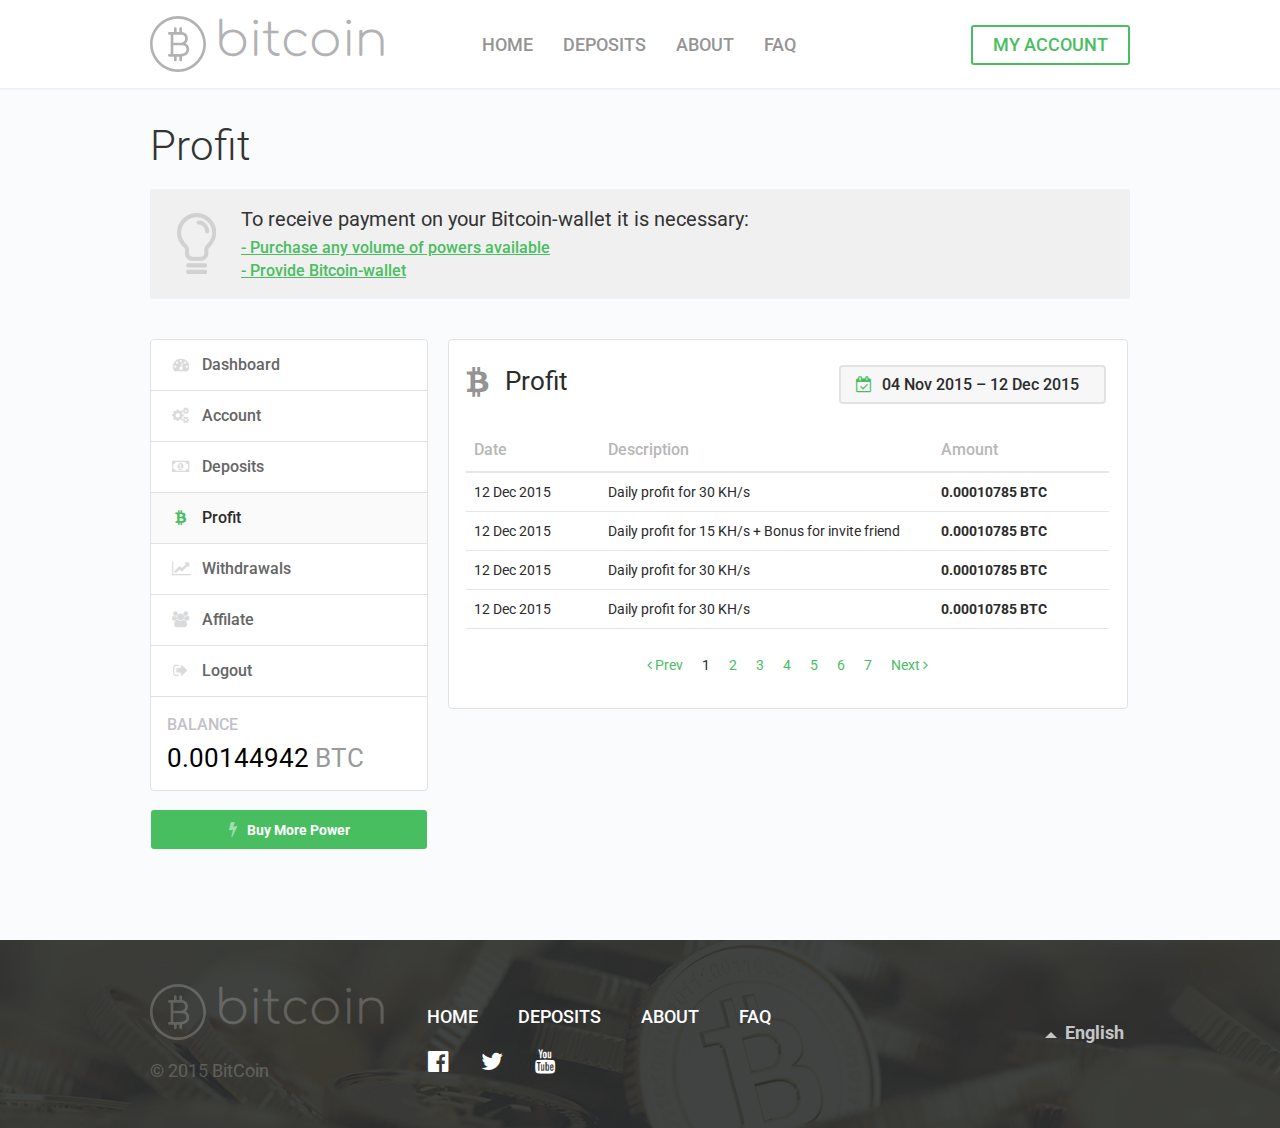
<file: pa_04_profit.html>
<!DOCTYPE html>
<html lang="en">
	<head>
		<meta charset="utf-8">
		<meta http-equiv="X-UA-Compatible" content="IE=edge">
		<meta name="viewport" content="width=device-width, initial-scale=1">
		<!-- The above 3 meta tags *must* come first in the head; any other head content must come *after* these tags -->
		<title>Bitcoin</title>

		<!-- Bootstrap -->
		<!-- <link href="css/bootstrap.css" rel="stylesheet"> -->
		<link href="css/bootstrap_1.css" rel="stylesheet">
		<link href="css/main.css" rel="stylesheet">

		<!-- HTML5 shim and Respond.js for IE8 support of HTML5 elements and media queries -->
		<!-- WARNING: Respond.js doesn't work if you view the page via file:// -->
		<!--[if lt IE 9]>
			<script src="https://oss.maxcdn.com/html5shiv/3.7.2/html5shiv.min.js"></script>
			<script src="https://oss.maxcdn.com/respond/1.4.2/respond.min.js"></script>
		<![endif]-->
	</head>
	<body>
		<nav class="navbar navbar-default navbar_white">
			<div class="container">
				<div class="row row_dashboard">
					<div class="navbar-header">
						<button type="button" class="navbar-toggle collapsed" data-toggle="collapse" data-target="#bs-example-navbar-collapse-1" aria-expanded="false">
							<span class="sr-only">Toggle navigation</span>
							<span class="icon-bar"></span>
							<span class="icon-bar"></span>
							<span class="icon-bar"></span>
						</button>
						<a class="navbar-brand" href="index.html">bitcoin</a>
					</div>
					<div class="collapse navbar-collapse" id="bs-example-navbar-collapse-1">
						<ul class="nav navbar-nav">
							<li><a href="index.html">home</a></li>
							<li><a href="02_deposits.html">deposits</a></li>
							<li><a href="03_about.html">about</a></li>
							<li><a href="04_faq.html">faq</a></li>
						</ul>
						<ul class="nav navbar-nav navbar-right">
							<li><a href="#" class="nav__sign nav__sign_btn">My account</a></li>
						</ul>
					</div><!-- /.navbar-collapse -->
			</div><!-- /.container -->
		</nav>
		<section>
			<div class="section section_grey section_dashboard">
				<div class="container">
					<div class="row">
						<div class="title title_left">
							<h2>Profit</h2>
						</div>
						<div class="panel panel_dashboard">
							<div class="panel-heading">
								<h3 class="panel-title">To receive payment on your Bitcoin-wallet it is necessary:</h3>
							</div>
							<div class="panel-body">
								<a href="">- Purchase any volume of powers available</a>
								<a href="">- Provide Bitcoin-wallet</a>
							</div>
						</div>
						<div class="dashboard row">
							<div class="sidebar">
								<ul>
									<li>
										<a href="pa_01_dashboard.html"><i class="fa fa-tachometer"></i>Dashboard</a>
									</li>
									<li>
										<a href="pa_02_account.html"><i class="fa fa-cogs"></i>Account</a>
									</li>
									<li>
										<a href="pa_03_deposits.html"><i class="fa fa-money"></i>Deposits</a>
									</li>
									<li class="current">
										<a href="pa_04_profit.html"><i class="fa fa-bitcoin"></i>Profit</a>
									</li>
									<li>
										<a href="pa_05_withdrawals.html"><i class="fa fa-line-chart"></i>Withdrawals</a>
									</li>
									<li>
										<a href="pa_06_affilate.html"><i class="fa fa-group"></i>Affilate</a>
									</li>
									<li>
										<a href=""><i class="fa fa-sign-out"></i>Logout</a>
									</li>
								</ul>
								<div class="sidebar__balance">
									<div class="dashboard__title dashboard__title_total">Balance</div>
									<div class="dashboard__value">0.00144942 <span>BTC</span></div>
								</div>
								<a href="" class="btn btn_dasboard-buy"><i class="fa fa-flash"></i>Buy More Power</a>
							</div>
							<div class="dashboard__right">
								<div class="dashboard__card dashboard__card_add">
									<div class="dashboard__form-title"><i class="fa fa-bitcoin"></i>Profit</div>
									<div class="input input_calendar input_dashboard"><i class="fa fa-calendar-check-o"></i>04 Nov 2015 – 12 Dec 2015</div>
									<div class="dashboard__talbe">
										<table class="table table_dashboard">
											<thead>
												<tr>
													<td>Date</td>
													<td>Description</td>
													<td>Amount</td>
												</tr>
											</thead>
											<tbody>
												<tr>
													<td>12 Dec 2015</td>
													<td>Daily profit for 30 KH/s</td>
													<td><strong>0.00010785 BTC</strong></td>
												</tr>
												<tr>
													<td>12 Dec 2015</td>
													<td>Daily profit for 15 KH/s + Bonus for invite friend</td>
													<td><strong>0.00010785 BTC</strong></td>
												</tr>
												<tr>
													<td>12 Dec 2015</td>
													<td>Daily profit for 30 KH/s</td>
													<td><strong>0.00010785 BTC</strong></td>
												</tr>
												<tr>
													<td>12 Dec 2015</td>
													<td>Daily profit for 30 KH/s</td>
													<td><strong>0.00010785 BTC</strong></td>
												</tr>
											</tbody>
										</table>
									</div>
									<nav class="text-center">
									  <ul class="pagination pagination_dashboard">
									    <li><a href="#" aria-label="Previous"><span aria-hidden="true"><i class="fa fa-angle-left"></i> Prev</span></a></li>
									    <li class="active"><a href="#">1 <span class="sr-only">(current)</span></a></li>
									    <li><a href="#">2</a></li>
									    <li><a href="#">3</a></li>
									    <li><a href="#">4</a></li>
									    <li><a href="#">5</a></li>
									    <li><a href="#">6</a></li>
									    <li><a href="#">7</a></li>
									    <li><a href="#" aria-label="Next"><span aria-hidden="true">Next <i class="fa fa-angle-right"></i> </span></a></li>
									  </ul>
									</nav>
								</div>
							</div>
						</div>
					</div>
				</div>
			</div>
		</section>
		<footer>
			<div class="footer">
				<div class="container">
					<div class="row">
						<a class="navbar-brand" href="index.html">bitcoin</a>
						<div class="row footer__links">
							<ul class="nav nav-pills">
								<li>
									<a href="#">home</a>
								</li>
								<li>
									<a href="">Deposits</a>
								</li>
								<li>
									<a href="">About</a>
								</li>
								<li>
									<a href="">FAQ</a>
								</li>
							</ul>
							<div class="row footer__socials">
								<a href=""><i class="fa fa-facebook-official"></i></a>
								<a href=""><i class="fa fa-twitter"></i></a>
								<a href=""><i class="fa fa-youtube"></i></a>
							</div>
						</div>
					</div>
					<div class="dropup">
						<button class="link" type="button" id="dropdownMenu2" data-toggle="dropdown" aria-haspopup="true" aria-expanded="false">
							<span class="caret"></span>
							English
						</button>
						<ul class="dropdown-menu" aria-labelledby="dropdownMenu2">
							<li><a href="#">English</a></li>
							<li><a href="#">Russian</a></li>
						</ul>
					</div>
					<div class="copyright">© 2015 BitCoin</div>
				</div>
			</div>
		</footer>

		<!-- jQuery (necessary for Bootstrap's JavaScript plugins) -->
		<script src="https://ajax.googleapis.com/ajax/libs/jquery/1.11.3/jquery.min.js"></script>
		<!-- Include all compiled plugins (below), or include individual files as needed -->
		<script src="js/jquery-1.11.1.min.js"></script>
		<script src="js/jquery-ui.min.js"></script>
		<script src="js/bootstrap.js"></script>
		<script src="js/Chart.js"></script>
	</body>
</html>
</file>
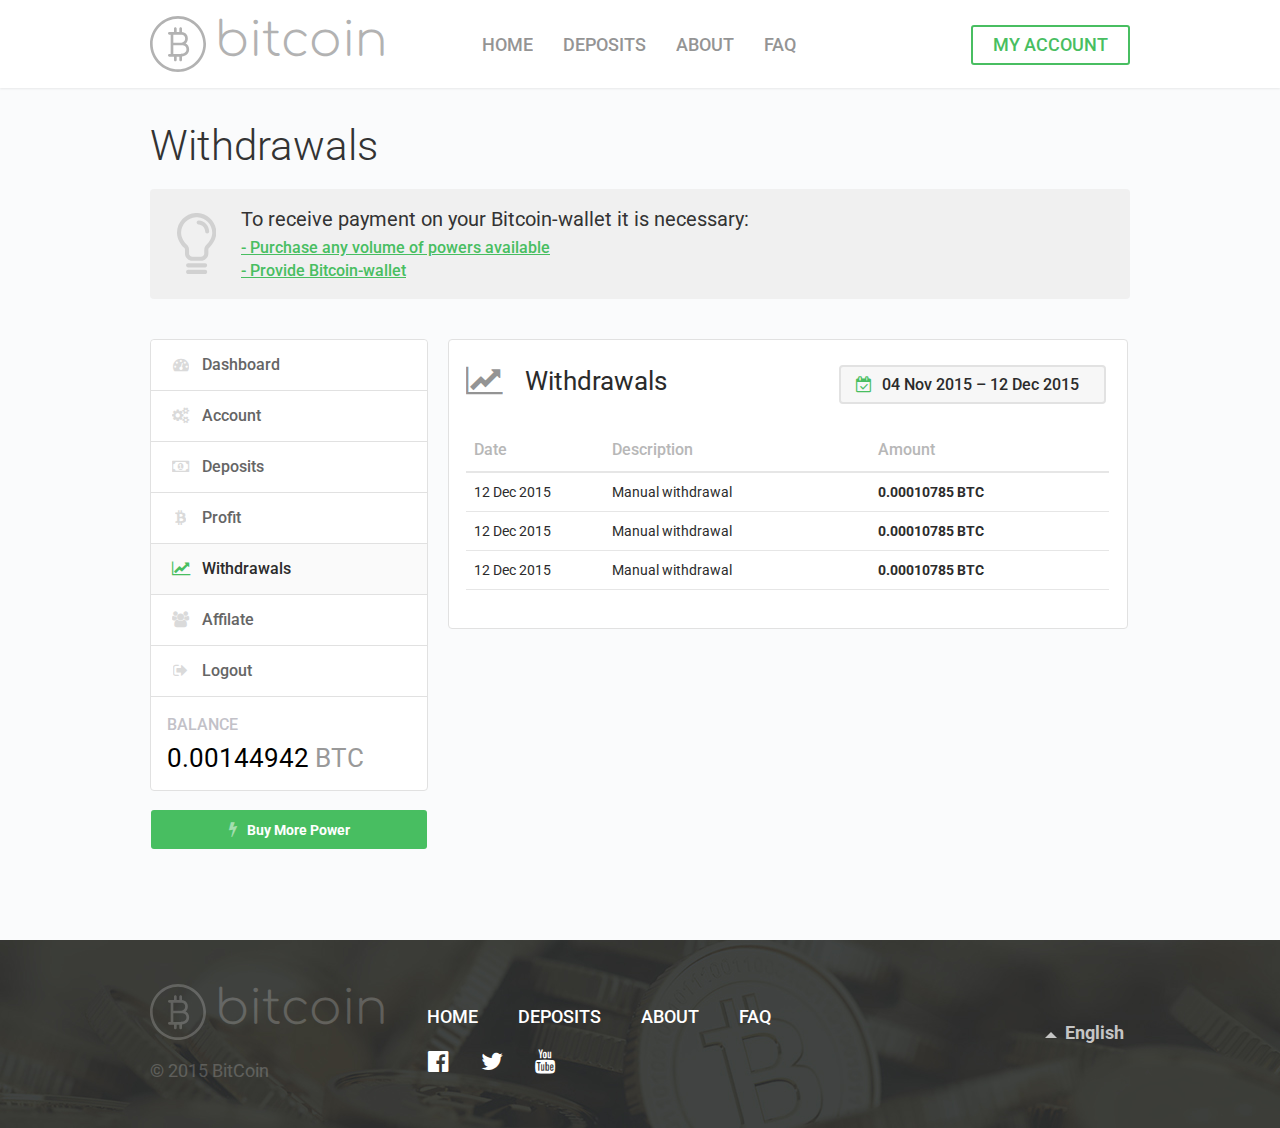
<file: pa_05_withdrawals.html>
<!DOCTYPE html>
<html lang="en">
	<head>
		<meta charset="utf-8">
		<meta http-equiv="X-UA-Compatible" content="IE=edge">
		<meta name="viewport" content="width=device-width, initial-scale=1">
		<!-- The above 3 meta tags *must* come first in the head; any other head content must come *after* these tags -->
		<title>Bitcoin</title>

		<!-- Bootstrap -->
		<!-- <link href="css/bootstrap.css" rel="stylesheet"> -->
		<link href="css/bootstrap_1.css" rel="stylesheet">
		<link href="css/main.css" rel="stylesheet">

		<!-- HTML5 shim and Respond.js for IE8 support of HTML5 elements and media queries -->
		<!-- WARNING: Respond.js doesn't work if you view the page via file:// -->
		<!--[if lt IE 9]>
			<script src="https://oss.maxcdn.com/html5shiv/3.7.2/html5shiv.min.js"></script>
			<script src="https://oss.maxcdn.com/respond/1.4.2/respond.min.js"></script>
		<![endif]-->
	</head>
	<body>
		<nav class="navbar navbar-default navbar_white">
			<div class="container">
				<div class="row row_dashboard">
					<div class="navbar-header">
						<button type="button" class="navbar-toggle collapsed" data-toggle="collapse" data-target="#bs-example-navbar-collapse-1" aria-expanded="false">
							<span class="sr-only">Toggle navigation</span>
							<span class="icon-bar"></span>
							<span class="icon-bar"></span>
							<span class="icon-bar"></span>
						</button>
						<a class="navbar-brand" href="index.html">bitcoin</a>
					</div>
					<div class="collapse navbar-collapse" id="bs-example-navbar-collapse-1">
						<ul class="nav navbar-nav">
							<li><a href="index.html">home</a></li>
							<li><a href="02_deposits.html">deposits</a></li>
							<li><a href="03_about.html">about</a></li>
							<li><a href="04_faq.html">faq</a></li>
						</ul>
						<ul class="nav navbar-nav navbar-right">
							<li><a href="#" class="nav__sign nav__sign_btn">My account</a></li>
						</ul>
					</div><!-- /.navbar-collapse -->
			</div><!-- /.container -->
		</nav>
		<section>
			<div class="section section_grey section_dashboard">
				<div class="container">
					<div class="row">
						<div class="title title_left">
							<h2>Withdrawals</h2>
						</div>
						<div class="panel panel_dashboard">
							<div class="panel-heading">
								<h3 class="panel-title">To receive payment on your Bitcoin-wallet it is necessary:</h3>
							</div>
							<div class="panel-body">
								<a href="">- Purchase any volume of powers available</a>
								<a href="">- Provide Bitcoin-wallet</a>
							</div>
						</div>
						<div class="dashboard row">
							<div class="sidebar">
								<ul>
									<li>
										<a href="pa_01_dashboard.html"><i class="fa fa-tachometer"></i>Dashboard</a>
									</li>
									<li>
										<a href="pa_02_account.html"><i class="fa fa-cogs"></i>Account</a>
									</li>
									<li>
										<a href="pa_03_deposits.html"><i class="fa fa-money"></i>Deposits</a>
									</li>
									<li>
										<a href="pa_04_profit.html"><i class="fa fa-bitcoin"></i>Profit</a>
									</li>
									<li class="current">
										<a href="pa_05_withdrawals.html"><i class="fa fa-line-chart"></i>Withdrawals</a>
									</li>
									<li>
										<a href="pa_06_affilate.html"><i class="fa fa-group"></i>Affilate</a>
									</li>
									<li>
										<a href=""><i class="fa fa-sign-out"></i>Logout</a>
									</li>
								</ul>
								<div class="sidebar__balance">
									<div class="dashboard__title dashboard__title_total">Balance</div>
									<div class="dashboard__value">0.00144942 <span>BTC</span></div>
								</div>
								<a href="" class="btn btn_dasboard-buy"><i class="fa fa-flash"></i>Buy More Power</a>
							</div>
							<div class="dashboard__right">
								<form class="dashboard__card dashboard__card_add">
									<div class="dashboard__form-title dashboard__form-title_wide"><i class="fa fa-line-chart"></i>Withdrawals</div>
									<div class="input input_calendar input_dashboard"><i class="fa fa-calendar-check-o"></i>04 Nov 2015 – 12 Dec 2015</div>
									<div class="dashboard__talbe">
										<table class="table table_dashboard table_withdrawals">
											<thead>
												<tr>
													<td>Date</td>
													<td>Description</td>
													<td>Amount</td>
												</tr>
											</thead>
											<tbody>
												<tr>
													<td>12 Dec 2015</td>
													<td>Manual withdrawal </td>
													<td><strong>0.00010785 BTC</strong></td>
												</tr>
												<tr>
													<td>12 Dec 2015</td>
													<td>Manual withdrawal </td>
													<td><strong>0.00010785 BTC</strong></td>
												</tr>
												<tr>
													<td>12 Dec 2015</td>
													<td>Manual withdrawal </td>
													<td><strong>0.00010785 BTC</strong></td>
												</tr>
											</tbody>
										</table>
									</div>
								</form>
							</div>
						</div>
					</div>
				</div>
			</div>
		</section>
		<footer>
			<div class="footer">
				<div class="container">
					<div class="row">
						<a class="navbar-brand" href="index.html">bitcoin</a>
						<div class="row footer__links">
							<ul class="nav nav-pills">
								<li>
									<a href="#">home</a>
								</li>
								<li>
									<a href="">Deposits</a>
								</li>
								<li>
									<a href="">About</a>
								</li>
								<li>
									<a href="">FAQ</a>
								</li>
							</ul>
							<div class="row footer__socials">
								<a href=""><i class="fa fa-facebook-official"></i></a>
								<a href=""><i class="fa fa-twitter"></i></a>
								<a href=""><i class="fa fa-youtube"></i></a>
							</div>
						</div>
					</div>
					<div class="dropup">
						<button class="link" type="button" id="dropdownMenu2" data-toggle="dropdown" aria-haspopup="true" aria-expanded="false">
							<span class="caret"></span>
							English
						</button>
						<ul class="dropdown-menu" aria-labelledby="dropdownMenu2">
							<li><a href="#">English</a></li>
							<li><a href="#">Russian</a></li>
						</ul>
					</div>
					<div class="copyright">© 2015 BitCoin</div>
				</div>
			</div>
		</footer>

		<!-- jQuery (necessary for Bootstrap's JavaScript plugins) -->
		<script src="https://ajax.googleapis.com/ajax/libs/jquery/1.11.3/jquery.min.js"></script>
		<!-- Include all compiled plugins (below), or include individual files as needed -->
		<script src="js/jquery-1.11.1.min.js"></script>
		<script src="js/jquery-ui.min.js"></script>
		<script src="js/bootstrap.js"></script>
		<script src="js/Chart.js"></script>
	</body>
</html>
</file>
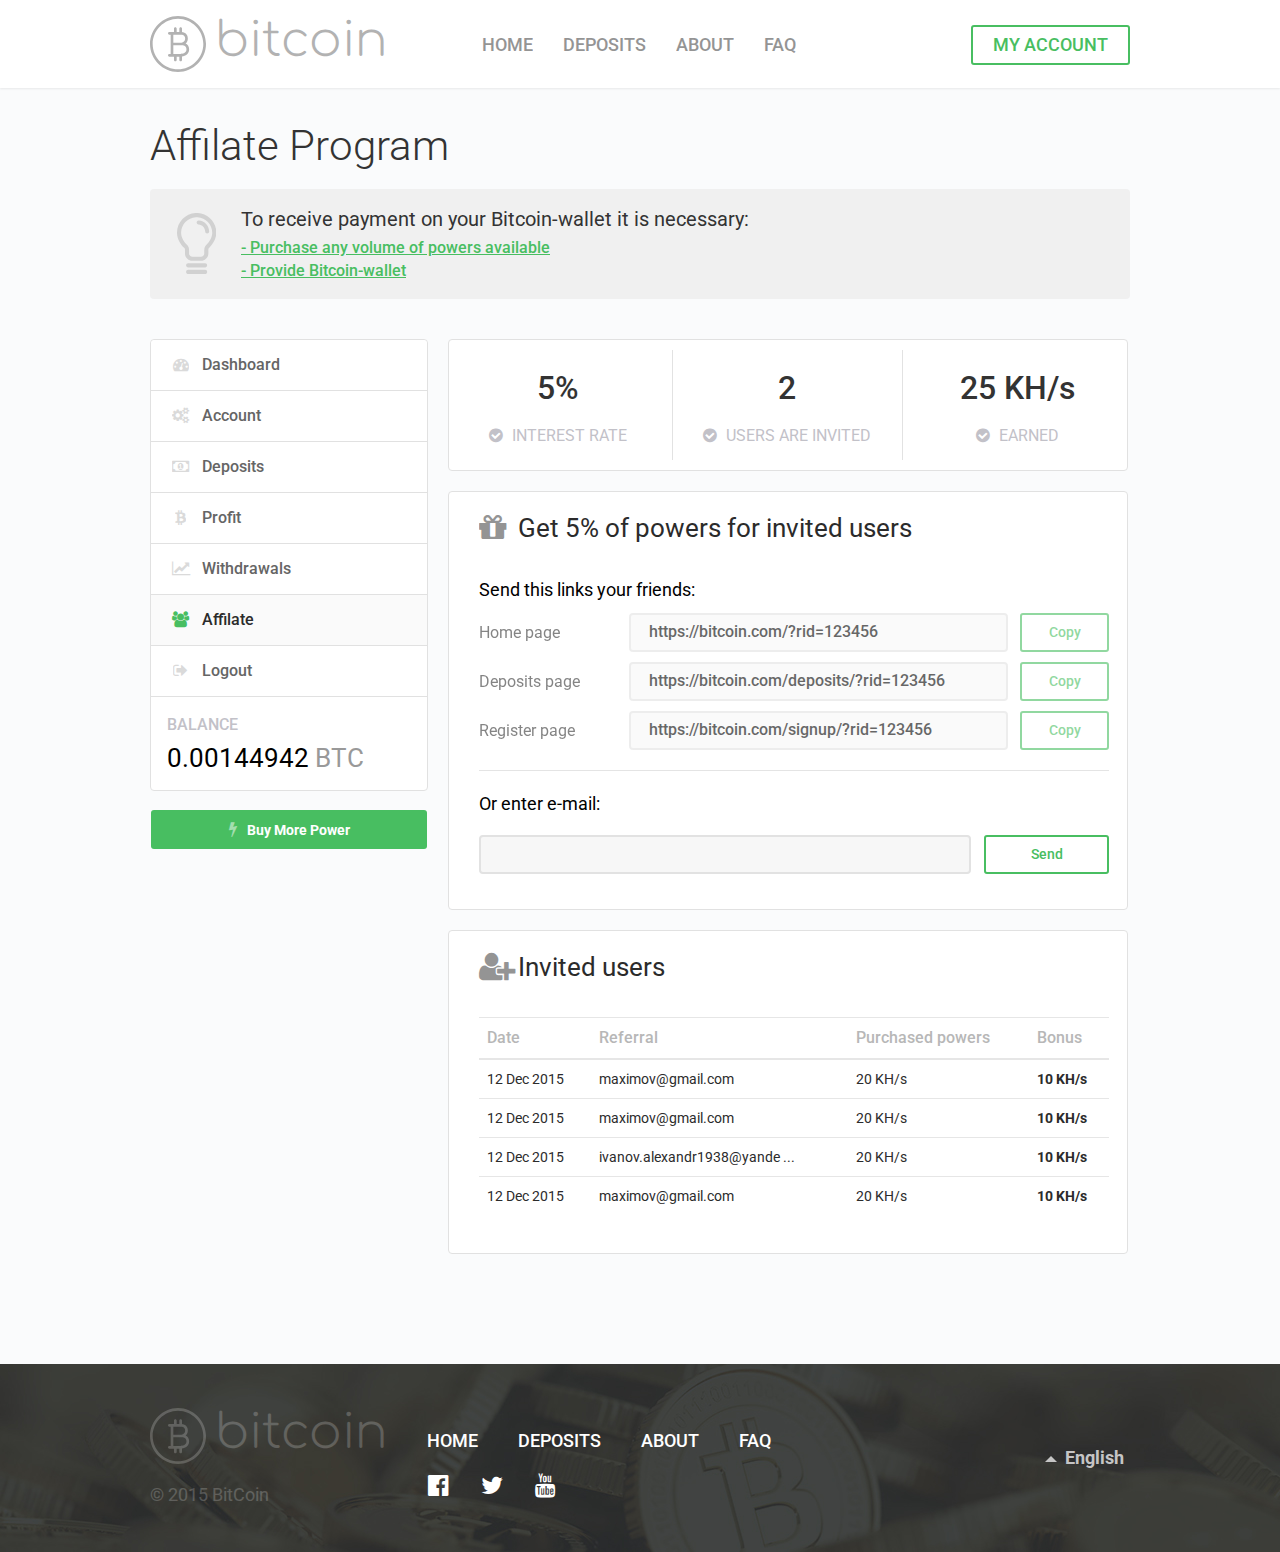
<file: pa_06_affilate.html>
<!DOCTYPE html>
<html lang="en">
	<head>
		<meta charset="utf-8">
		<meta http-equiv="X-UA-Compatible" content="IE=edge">
		<meta name="viewport" content="width=device-width, initial-scale=1">
		<!-- The above 3 meta tags *must* come first in the head; any other head content must come *after* these tags -->
		<title>Bitcoin</title>

		<!-- Bootstrap -->
		<!-- <link href="css/bootstrap.css" rel="stylesheet"> -->
		<link href="css/bootstrap_1.css" rel="stylesheet">
		<link href="css/main.css" rel="stylesheet">

		<!-- HTML5 shim and Respond.js for IE8 support of HTML5 elements and media queries -->
		<!-- WARNING: Respond.js doesn't work if you view the page via file:// -->
		<!--[if lt IE 9]>
			<script src="https://oss.maxcdn.com/html5shiv/3.7.2/html5shiv.min.js"></script>
			<script src="https://oss.maxcdn.com/respond/1.4.2/respond.min.js"></script>
		<![endif]-->
	</head>
	<body>
		<nav class="navbar navbar-default navbar_white">
			<div class="container">
				<div class="row row_dashboard">
					<div class="navbar-header">
						<button type="button" class="navbar-toggle collapsed" data-toggle="collapse" data-target="#bs-example-navbar-collapse-1" aria-expanded="false">
							<span class="sr-only">Toggle navigation</span>
							<span class="icon-bar"></span>
							<span class="icon-bar"></span>
							<span class="icon-bar"></span>
						</button>
						<a class="navbar-brand" href="index.html">bitcoin</a>
					</div>
					<div class="collapse navbar-collapse" id="bs-example-navbar-collapse-1">
						<ul class="nav navbar-nav">
							<li><a href="index.html">home</a></li>
							<li><a href="02_deposits.html">deposits</a></li>
							<li><a href="03_about.html">about</a></li>
							<li><a href="04_faq.html">faq</a></li>
						</ul>
						<ul class="nav navbar-nav navbar-right">
							<li><a href="#" class="nav__sign nav__sign_btn">My account</a></li>
						</ul>
					</div><!-- /.navbar-collapse -->
			</div><!-- /.container -->
		</nav>
		<section>
			<div class="section section_grey section_dashboard">
				<div class="container">
					<div class="row">
						<div class="title title_left">
							<h2>Affilate Program</h2>
						</div>
						<div class="panel panel_dashboard">
							<div class="panel-heading">
								<h3 class="panel-title">To receive payment on your Bitcoin-wallet it is necessary:</h3>
							</div>
							<div class="panel-body">
								<a href="">- Purchase any volume of powers available</a>
								<a href="">- Provide Bitcoin-wallet</a>
							</div>
						</div>
						<div class="dashboard row">
							<div class="sidebar">
								<ul>
									<li>
										<a href="pa_01_dashboard.html"><i class="fa fa-tachometer"></i>Dashboard</a>
									</li>
									<li>
										<a href="pa_02_account.html"><i class="fa fa-cogs"></i>Account</a>
									</li>
									<li>
										<a href="pa_03_deposits.html"><i class="fa fa-money"></i>Deposits</a>
									</li>
									<li>
										<a href="pa_04_profit.html"><i class="fa fa-bitcoin"></i>Profit</a>
									</li>
									<li>
										<a href="pa_05_withdrawals.html"><i class="fa fa-line-chart"></i>Withdrawals</a>
									</li>
									<li class="current">
										<a href="pa_06_affilate.html"><i class="fa fa-group"></i>Affilate</a>
									</li>
									<li>
										<a href=""><i class="fa fa-sign-out"></i>Logout</a>
									</li>
								</ul>
								<div class="sidebar__balance">
									<div class="dashboard__title dashboard__title_total">Balance</div>
									<div class="dashboard__value">0.00144942 <span>BTC</span></div>
								</div>
								<a href="" class="btn btn_dasboard-buy"><i class="fa fa-flash"></i>Buy More Power</a>
							</div>
							<div class="dashboard__right">
								<div class="dashboard__card dashboard__card_form dashboard__card_affilate">
									<div class="row">
										<div class="col-md-4 affilate">
											<h4>5%</h4>
											<span><i class="fa fa-check-circle"></i> interest rate</span>
										</div>
										<div class="col-md-4 affilate">
											<h4>2</h4>
											<span><i class="fa fa-check-circle"></i> Users are invited</span>
										</div>
										<div class="col-md-4 affilate affilate_last">
											<h4>25 KH/s</h4>
											<span><i class="fa fa-check-circle"></i> Earned</span>
										</div>
									</div>
								</div>
								<form class="dashboard__card dashboard__card_form">
									<div class="dashboard__form-title"><i class="fa fa-gift"></i>Get 5% of powers for invited users</div>
									<div class="dashboard__subtitle">Send this links your friends:</div>
									<div class="dashboard__form-line dashboard__form-line_spec">
										<span>Home page</span>
										<div class="form__input form__input_dashboard">
											<div class="input input_dashboard input_link">https://bitcoin.com/?rid=123456</div>
										</div>
										<div class="btn btn_aff btn_copy">Copy</div>
									</div>
									<div class="dashboard__form-line dashboard__form-line_spec">
										<span>Deposits page</span>
										<div class="form__input form__input_dashboard">
											<div class="input input_dashboard input_link">https://bitcoin.com/deposits/?rid=123456</div>
										</div>
										<div class="btn btn_aff btn_copy">Copy</div>
									</div>
									<div class="dashboard__form-line dashboard__form-line_spec">
										<span>Register page</span>
										<div class="form__input form__input_dashboard">
											<div class="input input_dashboard input_link">https://bitcoin.com/signup/?rid=123456</div>
										</div>
										<div class="btn btn_aff btn_copy">Copy</div>
									</div>
									<div class="or-mail">
										<hr class="line">
										<div class="dashboard__subtitle">Or enter e-mail:</div>
										<div class="form__input form__input_mail form__input_dashboard">
											<input class="input input_dashboard">
										</div>
										<button class="btn btn_aff btn_send">Send</button>
									</div>
								</form>
								<div class="dashboard__card">
									<div class="dashboard__form-title"><i class="fa fa-user-plus"></i>Invited users</div>
									<div class="dashboard__talbe">
										<table class="table table_dashboard table_dashboard-simple">
											<thead>
												<tr>
													<td>Date</td>
													<td>Referral</td>
													<td>Purchased powers</td>
													<td>Bonus</td>
												</tr>
											</thead>
											<tbody>
												<tr>
													<td>12 Dec 2015</td>
													<td>maximov@gmail.com</td>
													<td>20 KH/s</td>
													<td><strong>10 KH/s</strong></td>
												</tr>
												<tr>
													<td>12 Dec 2015</td>
													<td>maximov@gmail.com</td>
													<td>20 KH/s</td>
													<td><strong>10 KH/s</strong></td>
												</tr>
												<tr>
													<td>12 Dec 2015</td>
													<td>ivanov.alexandr1938@yande ...</td>
													<td>20 KH/s</td>
													<td><strong>10 KH/s</strong></td>
												</tr>
												<tr>
													<td>12 Dec 2015</td>
													<td>maximov@gmail.com</td>
													<td>20 KH/s</td>
													<td><strong>10 KH/s</strong></td>
												</tr>
											</tbody>
										</table>
									</div>
								</div>
							</div>
						</div>
					</div>
				</div>
			</div>
		</section>
		<footer>
			<div class="footer">
				<div class="container">
					<div class="row">
						<a class="navbar-brand" href="index.html">bitcoin</a>
						<div class="row footer__links">
							<ul class="nav nav-pills">
								<li>
									<a href="#">home</a>
								</li>
								<li>
									<a href="">Deposits</a>
								</li>
								<li>
									<a href="">About</a>
								</li>
								<li>
									<a href="">FAQ</a>
								</li>
							</ul>
							<div class="row footer__socials">
								<a href=""><i class="fa fa-facebook-official"></i></a>
								<a href=""><i class="fa fa-twitter"></i></a>
								<a href=""><i class="fa fa-youtube"></i></a>
							</div>
						</div>
					</div>
					<div class="dropup">
						<button class="link" type="button" id="dropdownMenu2" data-toggle="dropdown" aria-haspopup="true" aria-expanded="false">
							<span class="caret"></span>
							English
						</button>
						<ul class="dropdown-menu" aria-labelledby="dropdownMenu2">
							<li><a href="#">English</a></li>
							<li><a href="#">Russian</a></li>
						</ul>
					</div>
					<div class="copyright">© 2015 BitCoin</div>
				</div>
			</div>
		</footer>

		<!-- jQuery (necessary for Bootstrap's JavaScript plugins) -->
		<script src="https://ajax.googleapis.com/ajax/libs/jquery/1.11.3/jquery.min.js"></script>
		<!-- Include all compiled plugins (below), or include individual files as needed -->
		<script src="js/jquery-1.11.1.min.js"></script>
		<script src="js/jquery-ui.min.js"></script>
		<script src="js/bootstrap.js"></script>
		<script src="js/Chart.js"></script>
		<script>
			var randomScalingFactor = function(){ return Math.round(Math.random()*100)};


			window.onload = function(){
				var ctx = document.getElementById("canvas").getContext("2d");
				var gradient = ctx.createLinearGradient(0, 0, 0, 220);
				gradient.addColorStop(0, 'rgba(43,157,217,1)');
				gradient.addColorStop(1, 'rgba(43,157,217,0)');
				var lineChartData = {
					labels : ["Jan 2015","Feb 2015","Mar 2015","Apr 2015"],
					datasets : [
						{
							fillColor : gradient,
							strokeColor : "rgba(43,157,217,1)",
							pointColor : "#fff",
							pointStrokeColor : "rgba(43,157,217,1)",
							pointHighlightFill : "rgba(43,157,217,1)",
							pointHighlightStroke : "rgba(43,157,217,1)",
							pointDotStrokeWidth : 2,
							data : [0.0,21.2,22.3,32.4]
						}
					]

				}
				window.myLine = new Chart(ctx).Line(lineChartData, {
					responsive: true,
					bezierCurve: false,
					showTooltips: false,
					onAnimationComplete: function () {

						var ctx = this.chart.ctx;
						// ctx.font = this.scale.font;
						ctx.font="bold 14px Roboto";
						ctx.fillStyle = "#666"
						ctx.textAlign = "center";
						ctx.textBaseline = "bottom";

						this.datasets.forEach(function (dataset) {
							dataset.points.forEach(function (points) {
								if ( points.value > 0 ) {
									ctx.fillText(points.value + "BTC", points.x, points.y - 10);
								}
							});
						})
					}
				});
			}

		</script>
	</body>
</html>
</file>
